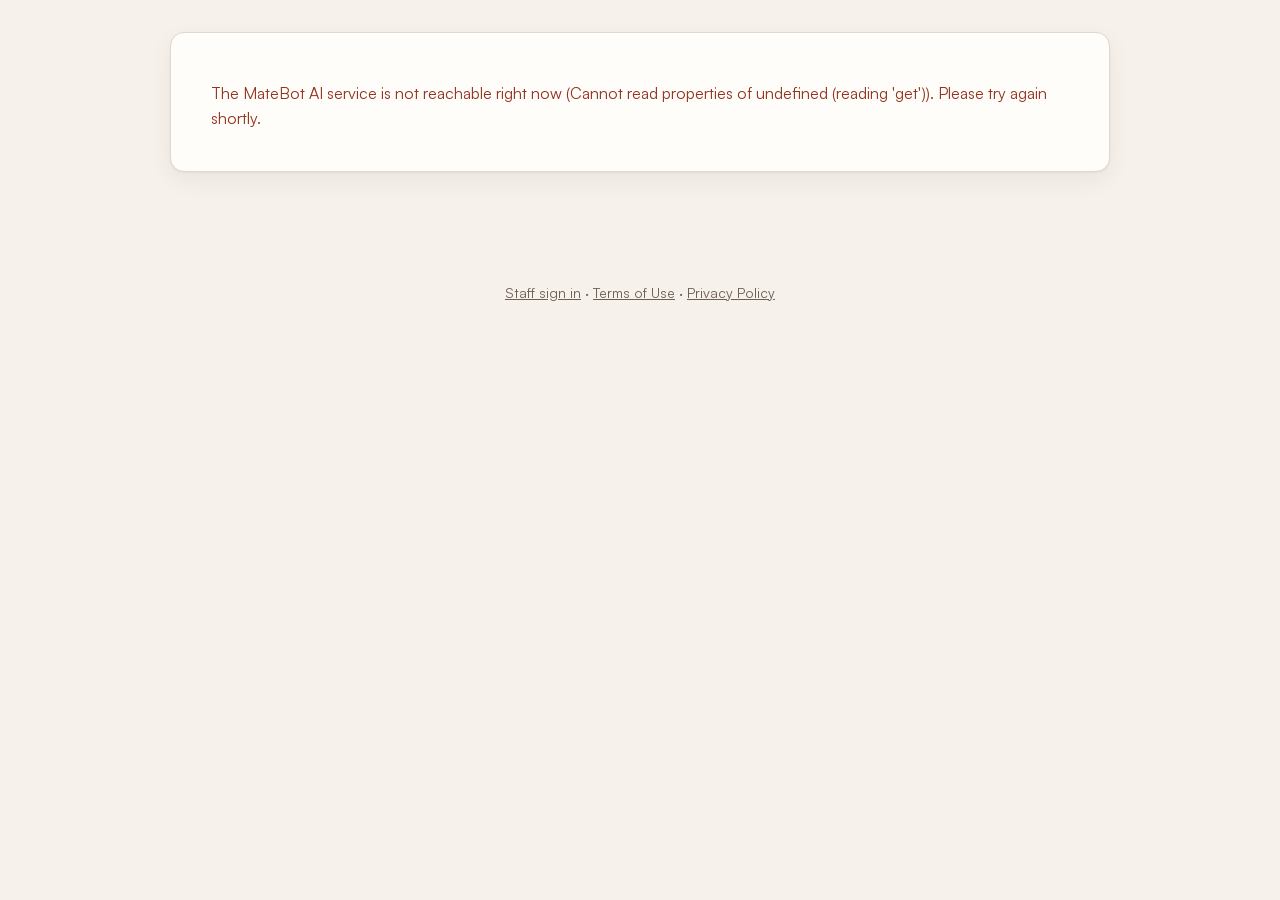
<file: mmai-app/client/index.html>
<!doctype html>
<html lang="en-AU">
<head>
<meta charset="utf-8">
<meta name="viewport" content="width=device-width, initial-scale=1">
<title>MateBot AI · Apartment Living Melbourne</title>
<meta name="description" content="MateBot AI is AI matchmaking software that finds compatible flatmates to share a whole apartment with Apartment Living Melbourne.">
<meta name="theme-color" content="#2b1d2e">
<!-- The sha256 hash below is the Perplexity preview helper the hosting proxy injects inline (scroll/screenshot/pick support); app code has no inline scripts.
     The Google hosts are for Google Tag Manager (gtm.js, public pages only); the same lists are in server/security.py csp(), and a page that gets both policies must satisfy both. -->
<meta http-equiv="Content-Security-Policy" content="default-src 'self'; script-src 'self' 'sha256-Qq/uoXbrEnjJ6L8KD8GicBffFCZgSQYA4VAEfHIXfGU=' https://www.googletagmanager.com; style-src 'self' 'unsafe-inline'; img-src 'self' data: blob: https://www.googletagmanager.com https://*.google-analytics.com https://*.g.doubleclick.net https://www.google.com https://www.google.com.au; font-src 'self'; connect-src 'self' https://www.googletagmanager.com https://*.google-analytics.com https://*.analytics.google.com https://*.g.doubleclick.net https://www.google.com; frame-src 'self' https://www.googletagmanager.com; form-action 'self'; base-uri 'self'; object-src 'none'">
<meta name="referrer" content="same-origin">
<meta name="mmai-api-base" content="__PORT_8060__">
<link rel="stylesheet" href="fonts/fonts.css">
<link rel="stylesheet" href="styles.css?v=20261123b">
</head>
<body>

<div class="topbar" id="topbar" hidden>
  <div class="topbar__inner">
    <span class="topbar__brand">Apartment Living Melbourne</span>
    <span class="topbar__tag">MateBot AI Stage 1 preview</span>
    <span id="topbarTest" class="topbar__tag topbar__tag--test" hidden>TEST DATA</span>
    <div class="topbar__right" id="topbarRight"></div>
  </div>
</div>

<!-- ============ PUBLIC VIEW: landing page, then the form (I20; channels I4 b & c) ============ -->
<div id="view-public" hidden>
  <span id="publicTest" class="testflag" hidden>TEST DATA</span>
  <!-- I20(a): the landing page shows only the brand line, the heading, the approved opening text (I13), MateBot's greeting and LET'S START -->
  <section class="landing" id="landing" aria-labelledby="landingTitle">
    <div class="landing__inner">
      <div class="landing__text">
        <p class="brand">Apartment Living Melbourne</p>
        <h1 id="landingTitle">Meet your perfect housemates.</h1>
        <div class="landing__copy">
          <p><strong>MateBot AI</strong> is Apartment Living Melbourne's AI-powered matchmaking program, built to find you housemates you'll genuinely click with. Tell us about you: your study or work, your dates, your budget, your lifestyle and the kind of people you'd love to live with.</p>
          <p>MateBot AI runs a deep compatibility analysis of your answers against everyone else moving to Melbourne at the same time, then puts together a highly compatible group. MateBot then hand-picks the fully furnished ALM apartments that best suit your group, close to where you'll be studying or working.</p>
          <p>When we've found your match, we introduce you to each other so you can chat, meet and move in together. It takes a couple of minutes.</p>
        </div>
      </div>
      <div class="landing__bot">
        <div class="landing__bubble" role="status">Hi, I'm MateBot. Let's find your people. I'll keep this quick.</div>
        <picture class="landing__art"><img class="landing__img landing__img--main" src="img/matebot_landing.webp?v=20261108e" alt="MateBot, the white robot with SI on his tummy and a red locator pin on his antenna, waving beside four young adults looking out of one shared futuristic window" width="931" height="791" loading="eager" decoding="async"></picture>
      </div>
      <div class="landing__cta">
        <button type="button" class="btn btn--start" id="startBtn">LET'S START</button>
      </div>
    </div>
  </section>
  <!-- I20(b): the form, its meter, "Save and finish later" and the six steps appear only after LET'S START -->
  <main class="wrap wrap--form main" id="publicFormHost" hidden></main>
  <footer class="foot wrap"><p><a href="#/staff" id="staffLink">Staff sign in</a> · <a href="/terms" target="_blank" rel="noopener">Terms of Use</a> · <a href="/privacy" target="_blank" rel="noopener">Privacy Policy</a></p></footer>
</div>

<!-- ============ STAFF VIEW ============ -->
<div id="view-staff" hidden>
  <div id="staffHost" class="wrap wrap--wide"></div>
  <footer class="foot wrap"><p><a href="/terms" target="_blank" rel="noopener">Terms of Use</a> · <a href="/privacy" target="_blank" rel="noopener">Privacy Policy</a></p></footer>
</div>

<!-- ============ FORM TEMPLATE (question set v0.6) ============ -->
<template id="tpl-form">
  <div class="form-root">
    <div class="form-banner" data-role="banner" hidden></div>
    <div class="meter" data-role="meter" hidden>
      <div class="meter__top"><span class="meter__label" data-role="meterLabel" aria-live="polite">You're 0% matched</span><button type="button" class="linklike meter__save" data-role="saveLater">Save and finish later</button></div>
      <div class="meter__bar" role="progressbar" aria-valuemin="0" aria-valuemax="100" aria-valuenow="0" data-role="meterBar"><span data-role="meterFill"></span></div>
    </div>
    <nav class="steps" aria-label="Form progress"><ol data-role="stepList"></ol></nav>
    <div class="tipwrap" data-role="tipWrap" hidden><img class="tip__bot" data-role="tipImg" alt="" width="72" height="108"><div class="tip__bubble" data-role="tipText"></div></div>
    <form data-role="form" novalidate>

      <!-- SECTION 1 -->
      <section class="card step" data-step="1" data-title="About you">
        <h2><span class="num">1</span>About you</h2>
        <div class="scr" data-scr="names" data-tip="wave|First things first: what do I call you? Answer a few simple questions and I'll find you the best housemates in Melbourne.">
        <div class="grid2">
          <div class="hp" aria-hidden="true"><label>Leave this field empty<input name="company_website" tabindex="-1" autocomplete="off" readonly></label></div>
          <div class="field" data-q="1.1"><label>First name<input name="first_name" required autocomplete="given-name" maxlength="80"></label></div>
          <div class="field" data-q="1.2"><label>Last name<input name="last_name" required autocomplete="family-name" maxlength="80"></label></div>
        </div>
        </div>
        <div class="scr" data-scr="contact" data-tip="phone|How can we reach you when I've found your match? The team uses this to introduce you to your group.">
        <div class="field" data-q="1.3"><label>Email<input name="email" type="email" required autocomplete="email"></label></div>
        <div class="field" data-q="1.4"><label>Mobile number</label>
          <div class="phone"><select name="phone_code" aria-label="Country code" required></select><input name="phone" type="tel" required autocomplete="tel-national" placeholder="Number"></div></div>
        <div class="field" data-q="1.5"><label>Best way to contact you
          <select name="contact_method" required><option value="">Select…</option><option>Email</option><option>Phone</option><option>WhatsApp</option><option>WeChat</option><option>Other</option></select></label></div>
        </div>
        <div class="scr" data-scr="countries" data-tip="globe|Where in the world are you from, and where are you now? Melbourne is full of people from everywhere.">
        <div class="grid2">
          <div class="field" data-q="1.8"><label>Country of birth<input name="birth_country_raw" required autocomplete="off" placeholder="Type your country"></label><p class="country-hint" data-role="hint-birth"></p></div>
          <div class="field" data-q="1.9"><label>Country you currently live in<input name="live_country_raw" required autocomplete="off" placeholder="Type your country"></label><p class="country-hint" data-role="hint-live"></p></div>
        </div>
        </div>
        <div class="scr" data-scr="aboutyou" data-tip="wave|This helps me form groups that respect people’s preferences about sex and age.">
        <p class="small muted" data-role="introPurpose">This helps me form groups that respect people’s preferences about sex and age.</p>
        <fieldset class="field" data-q="1.6"><legend>Sex <span class="hint-inline">(tick all that apply)</span></legend>
          <div class="chips" data-required-group="intro_sex">
            <label class="chip"><input type="checkbox" name="intro_sex" value="Female">Female</label>
            <label class="chip"><input type="checkbox" name="intro_sex" value="Male">Male</label>
            <label class="chip"><input type="checkbox" name="intro_sex" value="Non-binary">Non-binary</label>
            <label class="chip"><input type="checkbox" name="intro_sex" value="A different term (please specify)">A different term (please specify)</label>
          </div>
          <div class="reveal" data-show-when="intro_sex=A different term (please specify)"><label>Please specify<input name="intro_sex_other" maxlength="40" data-req-when="intro_sex=A different term (please specify)" autocomplete="off"></label></div>
        </fieldset>
        <div class="field field--age" data-q="1.7"><label>Current age<input name="intro_age" required type="number" inputmode="numeric" min="0" max="999" step="1" placeholder="Years" autocomplete="off"></label></div>
        </div>
        <div class="scr" data-scr="languages" data-tip="chat|Which languages do you speak? Shared languages make a home feel like home.">
        <fieldset class="field" data-q="1.10"><legend>Languages you speak <span class="hint-inline">(tick all that apply)</span></legend>
          <div class="chips" data-role="languages" data-required-group="languages"></div>
          <div class="reveal" data-show-when="languages=Other">
            <label>Other languages (select all that apply)
              <select name="languages_other" multiple data-req-when="languages=Other" style="height:120px">
                <option>Afrikaans</option>
                <option>Amharic</option>
                <option>Bengali</option>
                <option>Croatian</option>
                <option>Czech</option>
                <option>Farsi</option>
                <option>Hebrew</option>
                <option>Hungarian</option>
                <option>Polish</option>
                <option>Romanian</option>
                <option>Russian</option>
                <option>Serbian</option>
                <option>Somali</option>
                <option>Swahili</option>
                <option>Ukrainian</option>
                <option>Other (type below)</option>
              </select>
            </label>
            <div class="reveal" data-show-when="languages_other=Other (type below)"><label>Specify other language(s)<input name="languages_other_text" data-req-when="languages_other=Other (type below)" autocomplete="off"></label></div>
          </div>
        </fieldset>
        </div>

        <div class="scr" data-scr="sexpref" data-tip="wave|Who would you like to live with? This is a hard match — if you choose same sex only, I'll only put you with people of the same sex.">
        <div class="field" data-q="5.1"><label>Housemate sex preference
          <select name="sex_pref" required>
            <option value="">Select…</option>
            <option>Same sex only</option>
            <option>Mixed is fine</option>
            <option>No preference</option>
          </select></label>
          <p class="hint">“Same sex only” means every housemate in your group will be the same sex as you.</p>
        </div>
        </div>

        <div class="scr" data-scr="agepref" data-tip="wave|Any preferred age range for your housemates? This is a soft preference only.">
        <fieldset class="field" data-q="5.2"><legend>Preferred housemate age range <span class="hint-inline">(tick all that suit)</span></legend>
          <div class="chips" data-role="age_pref">
            <label class="chip"><input type="checkbox" name="age_pref" value="18–21">18–21</label>
            <label class="chip"><input type="checkbox" name="age_pref" value="22–25">22–25</label>
            <label class="chip"><input type="checkbox" name="age_pref" value="26–30">26–30</label>
            <label class="chip"><input type="checkbox" name="age_pref" value="31+">31+</label>
            <label class="chip"><input type="checkbox" name="age_pref" value="No preference">No preference</label>
          </div>
        </fieldset>
        </div>

        <div class="scr" data-scr="culture" data-tip="globe|Melbourne is one of the most multicultural cities in the world. While you’re here, would you like the chance to live with housemates from particular cultures, countries or language backgrounds so you can learn more about them?">
        <div class="field" data-q="5.4"><label>While you’re in Melbourne, are you interested in living with people from particular cultures or language backgrounds?
          <select name="culture_interest" required>
            <option value="">Select…</option>
            <option>I prefer to live with people from my own country or region</option>
            <option>I’m happy to live with anyone</option>
            <option>Yes — I’m interested in experiencing new cultures and languages</option>
          </select></label>
        </div>
        <div class="reveal" data-show-when="culture_interest=Yes — I’m interested in experiencing new cultures and languages">
          <p class="hint">Choose as many areas as you’d like to learn more about across the three lists.</p>
          <fieldset class="field"><legend>Languages I’m interested in</legend><div class="chips" data-role="culture_languages"></div></fieldset>
          <fieldset class="field"><legend>Regions I’m interested in</legend><div class="chips" data-role="culture_regions"></div></fieldset>
          <div class="field"><label>Countries I’m interested in
            <select data-role="culture_country_add" aria-label="Add a country"><option value="">Add a country…</option></select></label>
            <div class="chips chips--picked" data-role="culture_countries"></div>
          </div>
          <p class="hint" data-role="cultureCount" aria-live="polite"></p>
        </div>
        </div>
      </section>

      <!-- SECTION 2 -->
      <section class="card step" data-step="2" data-title="Your stay">
        <h2><span class="num">2</span>Your stay</h2>
        <div class="scr" data-scr="movein" data-tip="suitcase|When do you want to move in? Not sure of the day? Your best guess is fine, just tell me how flexible you are.">
        <div class="field" data-q="2.1"><label>City<select name="city" required><option>Melbourne</option></select></label><p class="hint">More cities coming soon.</p></div>
        <div class="grid2">
          <div class="field" data-q="2.2"><label>Preferred move-in date<input name="move_in" type="date" required></label></div>
          <div class="field" data-q="2.3"><label>How flexible is your move-in date?
            <select name="move_in_flex" required><option value="">Select…</option><option>Exact date</option><option>± 1 week</option><option>± 2 weeks</option><option>± 1 month</option></select></label></div>
        </div>
        </div>
        <div class="scr" data-scr="moveout" data-tip="run|And when will you head off? Lining up your dates with your housemates' dates is one of my best tricks.">
        <div class="grid2">
          <div class="field" data-q="2.4"><label>Preferred move-out date<input name="move_out" type="date" required></label></div>
          <div class="field" data-q="2.5"><label>How flexible is your move-out date?
            <select name="move_out_flex" required><option value="">Select…</option><option>Exact date</option><option>± 1 week</option><option>± 2 weeks</option><option>± 1 month</option><option>Open to extending</option></select></label></div>
        </div>
        <p class="stay-length" data-role="stayLength" aria-live="polite"></p>
        <p class="notice">Pets are not permitted in ALM apartments.</p>
        </div>
      </section>

      <!-- SECTION 3 -->
      <section class="card step" data-step="3" data-title="Budget and room">
        <h2><span class="num">3</span>Budget, apartment and room</h2>
        <div class="scr" data-scr="budget" data-tip="coins|Choose the most you can pay per week. I always look at cheaper options for you too.">
        <div class="field" data-q="3.1"><label>The most you can pay per week, per person<select name="budget_option" required></select></label>
          <p class="guide-note" data-role="guideNote" hidden></p>
          <p class="hint">All prices are per week, per person. Some apartments include bills; internet is never included.</p>
          <p class="hint">The option you choose is your weekly maximum per person. We consider cheaper options too. We compare an apartment's whole weekly rent, including any extra-bed charges, with everyone's maximums added together: up to 10% above that total for studios, one- and two-bedroom apartments, or up to 20% for three-bedroom apartments. These allowances apply to the whole rent, not separately to each person's share.</p></div>
        </div>
        <div class="scr" data-scr="sizes" data-tip="house|Studio, 1, 2 or 3 bedroom? Tick every size you'd be happy in. More ticks give me more ways to find your match.">
        <fieldset class="field" data-q="3.2"><legend>Which apartment sizes would you consider? <span class="hint-inline">(tick all that apply)</span></legend>
          <div class="chips" data-required-group="apt_sizes">
            <label class="chip"><input type="checkbox" name="apt_sizes" value="Studio">Studio</label>
            <label class="chip"><input type="checkbox" name="apt_sizes" value="1 bedroom">1 bedroom</label>
            <label class="chip"><input type="checkbox" name="apt_sizes" value="2 bedrooms">2 bedrooms</label>
            <label class="chip"><input type="checkbox" name="apt_sizes" value="3 bedrooms">3 bedrooms</label>
          </div></fieldset>
        </div>
        <div class="scr" data-scr="mates" data-tip="cheer|How many housemates would you like? One good mate or a full house, both work for me.">
        <div class="grid2">
          <div class="field" data-q="3.3"><label>Ideally, how many housemates would you like?
            <select name="mate_ideal" required><option value="">Select…</option><option>1</option><option>2</option><option>3</option><option>4</option><option>5</option><option>6</option></select></label></div>
          <div class="field" data-q="3.4"><label>What's the most housemates you'd accept?
            <select name="mate_max" required><option value="">Select…</option><option>1</option><option>2</option><option>3</option><option>4</option><option>5</option><option>6</option></select></label></div>
        </div>
        </div>
        <div class="scr" data-scr="rooms" data-tip="key|Your own room, or share and save? Tick everything you'd accept, then tell me your first choice.">
        <fieldset class="field" data-q="3.5"><legend>Which room arrangements would you accept? <span class="hint-inline">(you can choose more than one)</span></legend>
          <div class="options" data-required-group="rooms">
            <label class="opt"><input type="checkbox" name="rooms" value="Own room"><span><b>Own room</b><small>A bedroom to yourself</small></span></label>
            <label class="opt"><input type="checkbox" name="rooms" value="Share a room with one other person"><span><b>Share a room with one other person</b><small>Twin share</small></span></label>
            <label class="opt"><input type="checkbox" name="rooms" value="Share a room with two others"><span><b>Share a room with two others</b><small>Lowest cost option</small></span></label>
            <label class="opt"><input type="checkbox" name="rooms" value="Couple sharing one bed"><span><b>Couple sharing one bed</b><small>King, queen or double bed</small></span></label>
          </div></fieldset>
        <div class="field" data-q="3.7"><label>Which is your first choice?<select name="room_first" required><option value="">Tick at least one room arrangement above</option></select></label></div>
        </div>
        <div class="scr" data-scr="bunk" data-tip="bed|Top bunk, bottom bunk, or no bunk? Some people love them, some don't. Be honest, I won't judge.">
        <fieldset class="field" data-q="3.6" data-swipe="Top bunk, bottom bunk, or no bunk?|Yes=Yes, a bunk is fine|No=No bunk beds for me"><legend>Are you OK sleeping in a bunk bed?</legend>
          <div class="pills"><label class="pill"><input type="radio" name="bunk_ok" value="Yes" required>Yes</label><label class="pill"><input type="radio" name="bunk_ok" value="No">No</label></div></fieldset>
        </div>
        <div class="scr" data-scr="party" data-tip="jump|Flying solo, or bringing someone along? If you're coming with friends, I'll keep you together.">
        <fieldset class="field" data-q="3.8"><legend>Are you enquiring alone, as a couple sharing one bed, or with friends?</legend>
          <div class="pills">
            <label class="pill"><input type="radio" name="party" value="Alone" required>Alone</label>
            <label class="pill"><input type="radio" name="party" value="Couple sharing one bed">Couple sharing one bed</label>
            <label class="pill"><input type="radio" name="party" value="With friends">With friends</label>
          </div></fieldset>
        <div class="field reveal" data-q="3.9" data-show-when="party=Couple sharing one bed|With friends">
          <label>How many people in total, including you?
            <select name="party_size" data-req-when="party=With friends"><option value="">Select…</option><option>2</option><option>3</option><option>4</option><option>5</option><option>6</option><option>7</option></select></label>
          <p class="sublabel" data-role="partySizeNote" hidden></p>
          <p class="sublabel">The other people in your group. We need a name, email and country of birth for each person, so everyone can be matched properly. Your answers to the other questions (budget, dates, room and housemate preferences) apply to your whole group; we won't ask the others separately.</p>
          <div class="party-rows" data-role="partyRows"></div>
        </div>
        <fieldset class="field reveal" data-q="3.10" data-show-when="party=With friends"><legend>Is anyone in your group a couple who will share one bed?</legend>
          <p class="sublabel">Only you can tell us this. We never assume two people are a couple, even if they are enquiring together.</p>
          <div class="pills">
            <label class="pill"><input type="radio" name="couples_answer" value="No" data-req-when="party=With friends">No</label>
            <label class="pill"><input type="radio" name="couples_answer" value="Yes">Yes</label>
          </div>
          <div class="reveal couples" data-show-when="couples_answer=Yes">
            <p class="sublabel">Which two people? Pick each couple below (you and/or the people listed above). Add another row if there is more than one couple.</p>
            <div class="couple-rows" data-role="coupleRows"></div>
            <div class="actions"><button class="btn btn--ghost btn--sm" type="button" data-role="addCouple">Add another couple</button></div>
          </div>
        </fieldset>
        <div class="notice notice--rent">
          <b>How the rent works.</b> ALM leases each apartment as one whole lease, and everyone on the lease is jointly liable for the full weekly rent. How you divide it is up to your group: for example, you can agree among yourselves that whoever has a private bathroom or a bigger room pays a little more.
          As a guide, we show each person's share by room: weekly rent ÷ bedrooms = room cost. A person with their own room carries the full room cost, and people sharing a room split it
          (a $1,000 2-bedroom is $500 per room: $500 alone, or $250 each for two sharing). The $70 per week extra-bed charge is added to the room that holds the extra bed. Every bedroom must be occupied; groups are two to seven people.
        </div>
        </div>
        <div class="scr" data-scr="features" data-tip="house|Anything that would make a place feel like home? Tick what you'd particularly like. These are wishes, not filters: nothing is ruled out.">
        <fieldset class="field" data-q="3.11"><legend>Which apartment and building features would you particularly like? <span class="hint-inline">(optional, tick any)</span></legend>
          <p class="sublabel">Apartment</p>
          <div class="chips">
            <label class="chip"><input type="checkbox" name="features" value="Higher floor">Higher floor</label>
            <label class="chip"><input type="checkbox" name="features" value="Lower floor">Lower floor</label>
            <label class="chip"><input type="checkbox" name="features" value="Views">Views</label>
            <label class="chip"><input type="checkbox" name="features" value="Air conditioning">Air conditioning</label>
            <label class="chip"><input type="checkbox" name="features" value="Dishwasher">Dishwasher</label>
            <label class="chip"><input type="checkbox" name="features" value="Ensuite">Ensuite</label>
          </div>
          <p class="sublabel">Outdoor space</p>
          <div class="chips">
            <label class="chip"><input type="checkbox" name="features" value="Balcony">Balcony</label>
            <label class="chip"><input type="checkbox" name="features" value="Courtyard">Courtyard</label>
          </div>
          <p class="sublabel">Building facilities</p>
          <div class="chips">
            <label class="chip"><input type="checkbox" name="features" value="Pool">Pool</label>
            <label class="chip"><input type="checkbox" name="features" value="Gym">Gym</label>
            <label class="chip"><input type="checkbox" name="features" value="Sauna">Sauna</label>
            <label class="chip"><input type="checkbox" name="features" value="Theatre room">Theatre room</label>
            <label class="chip"><input type="checkbox" name="features" value="Residents lounge">Residents lounge</label>
            <label class="chip"><input type="checkbox" name="features" value="BBQ facilities">BBQ facilities</label>
            <label class="chip"><input type="checkbox" name="features" value="Tennis court">Tennis court</label>
            <label class="chip"><input type="checkbox" name="features" value="Concierge">Concierge</label>
            <label class="chip"><input type="checkbox" name="features" value="Lift access">Lift access</label>
          </div>
          <p class="sublabel">Parking/work facilities</p>
          <div class="chips">
            <label class="chip"><input type="checkbox" name="features" value="Car parking available (extra charge)">Car parking available (extra charge)</label>
            <label class="chip"><input type="checkbox" name="features" value="Bicycle storage">Bicycle storage</label>
            <label class="chip"><input type="checkbox" name="features" value="Study desk">Study desk</label>
          </div>
          <p class="hint">A wish list, not a promise: not every apartment or building has these, and I never rule a place out because of them.</p>
        </fieldset>
        <fieldset class="field reveal" data-q="3.12" data-show-when="features=*"><legend>Which three matter most to you? <span class="hint-inline">(optional, up to three)</span></legend>
          <div class="chips" data-role="featuresTop"></div>
          <p class="hint" data-role="featuresTopHint"></p>
        </fieldset>
        </div>
      </section>

      <!-- SECTION 4 -->
      <section class="card step" data-step="4" data-title="Study or work">
        <h2><span class="num">4</span>Study or work</h2>
        <div class="scr" data-scr="doing" data-tip="books|What brings you to Melbourne? Study, work or an adventure? I'll find apartments close to where you need to be.">
        <div class="field" data-q="4.1"><label>What will you be doing in Melbourne?
          <select name="doing" required><option value="">Select…</option><option>Studying</option><option>Working holiday</option><option>Working</option><option>Other</option></select></label></div>
        <div class="reveal" data-show-when="doing=Studying">
          <div class="field" data-q="4.2"><label>Where will you study?<select name="school" data-req-when="doing=Studying"></select></label>
            <p class="hint">We use your campus to find apartments close to it.</p>
            <div class="reveal" data-show-when="school=Other|English language school (enter name)"><label>Name of your school or college<input name="school_other" data-req-when="school=Other|English language school (enter name)"></label></div>
          </div>
          <div class="grid2">
            <div class="field" data-q="4.3"><label>Course name<input name="course"></label></div>
            <div class="field" data-q="4.3"><label>Level
              <select name="level"><option value="">Select…</option><option>English</option><option>Diploma</option><option>Bachelor</option><option>Master's</option><option>PhD</option><option>Exchange</option><option>Other</option></select></label></div>
            <div class="field" data-q="4.4"><label>Course start date<input name="course_start" type="date"></label></div>
            <div class="field" data-q="4.4"><label>Course end date<input name="course_end" type="date"></label></div>
          </div>
        </div>
        <div class="field reveal" data-q="4.5" data-show-when="doing=Working|Working holiday"><label>Where will you work?<input name="work" placeholder="Suburb or employer, or 'Not yet known'"></label></div>
        </div>
        <div class="scr" data-scr="areas" data-tip="map|Any favourite areas? These are optional. I use your campus, or your work address if you give it in full (street number, street, suburb and postcode), to check travel times for shortlisted apartments.">
        <fieldset class="field" data-q="4.6"><legend>Preferred areas <span class="hint-inline">(optional)</span></legend>
          <div class="chips">
            <label class="chip"><input type="checkbox" name="areas" value="Melbourne CBD">Melbourne CBD</label>
            <label class="chip"><input type="checkbox" name="areas" value="South Yarra">South Yarra</label>
            <label class="chip"><input type="checkbox" name="areas" value="No preference">No preference</label>
          </div></fieldset>
        <fieldset class="field" data-q="4.7"><legend>How would you get to campus or work? <span class="hint-inline">(optional)</span></legend>
          <div class="chips">
            <label class="chip"><input type="checkbox" name="travel_modes" value="Walk">Walk</label>
            <label class="chip"><input type="checkbox" name="travel_modes" value="Bicycle">Bicycle</label>
            <label class="chip"><input type="checkbox" name="travel_modes" value="Public transport">Public transport</label>
          </div></fieldset>
        <div class="field" data-q="4.7"><label>Maximum travel time to campus or work <span class="hint-inline">(optional)</span>
          <select name="travel"><option value="">Select…</option><option>5 minutes</option><option>15 minutes</option><option>30 minutes</option><option>45 minutes</option><option>60+ minutes</option></select></label></div>
        </div>
      </section>

      <!-- SECTION 5 -->
      <section class="card step" data-step="5" data-title="Ideal housemates">
        <h2><span class="num">5</span>Your ideal housemates</h2>
        <div class="scr" data-scr="smoke" data-tip="magnify|Do you smoke or vape? All our apartments are smoke-free inside, so it's balcony or courtyard only.">
        <fieldset class="field" data-q="5.5" data-swipe="Do you smoke or vape?|No=No, I don't|Yes, outside only (balcony or courtyard)=Yes, outside only"><legend>Do you smoke or vape?</legend>
          <div class="pills"><label class="pill"><input type="radio" name="smoke" value="No" required>No</label><label class="pill"><input type="radio" name="smoke" value="Yes, outside only (balcony or courtyard)">Yes, outside only (balcony or courtyard)</label></div>
          <p class="hint">All ALM apartments are non-smoking inside.</p></fieldset>
        </div>
        <div class="scr" data-scr="smokeok" data-tip="peek|And would a housemate who smokes outside bother you? Swipe to tell me.">
        <fieldset class="field" data-q="5.6" data-swipe="A housemate who smokes or vapes outside?|Yes=Fine by me|No=Rather not"><legend>Are you OK living with someone who smokes or vapes outside?</legend>
          <div class="pills"><label class="pill"><input type="radio" name="smoke_ok" value="Yes" required>Yes</label><label class="pill"><input type="radio" name="smoke_ok" value="No">No</label></div></fieldset>
        </div>
        <div class="scr" data-scr="routine" data-tip="moon|Early bird or night owl? Swipe! Matching rhythms means fewer 6 am alarm clashes.">
        <div class="grid2 grid2--cards">
          <div class="field" data-q="5.7" data-swipe="Early bird or night owl?|Early riser=Early bird|Night owl=Night owl|Varies=It varies"><label>Your daily routine<select name="routine"><option value="">Select…</option><option>Early riser</option><option>Night owl</option><option>Varies</option></select></label></div>
        </div>
        </div>
        <div class="scr" data-scr="tidy" data-tip="broom|Spotless or relaxed? There's no right answer, only the right housemates for you.">
        <div class="grid2 grid2--cards">
          <div class="field" data-q="5.8" data-swipe="Spotless or relaxed?|Very tidy=Very tidy|Relaxed=Relaxed|Average=Somewhere in between"><label>How tidy are you?<select name="tidy"><option value="">Select…</option><option>Very tidy</option><option>Average</option><option>Relaxed</option></select></label></div>
        </div>
        </div>
        <div class="scr" data-scr="social" data-tip="music|Quiet nights in, or a home full of friends? Swipe to show me your style.">
        <div class="grid2 grid2--cards">
          <div class="field" data-q="5.9" data-swipe="Quiet night in, or a home full of people?|Quiet and private=Quiet and private|Very social=Very social|Friendly but independent=Friendly but independent"><label>Social style at home<select name="social"><option value="">Select…</option><option>Quiet and private</option><option>Friendly but independent</option><option>Very social</option></select></label></div>
        </div>
        </div>
        <div class="scr" data-scr="guests" data-tip="coffee|Guests and parties: often, sometimes or rarely? Honest answers make the best matches.">
        <div class="grid2 grid2--cards">
          <div class="field" data-q="5.10" data-swipe="Guests and parties at home?|Rarely=Rarely|Often=Often|Sometimes=Sometimes"><label>Guests and parties<select name="guests"><option value="">Select…</option><option>Rarely</option><option>Sometimes</option><option>Often</option></select></label></div>
        </div>
        </div>
        <div class="scr" data-scr="diet" data-tip="cooking|Anything I should know about your kitchen? Sharing a fridge is easier when I know this.">
        <div class="grid2">
          <div class="field" data-q="5.11"><label>Diet or kitchen needs<select name="diet"><option value="">Select…</option><option>None</option><option>Vegetarian</option><option>Vegan</option><option>Halal</option><option>Kosher</option><option>Other</option></select></label></div>
        </div>
        </div>
        <div class="scr" data-scr="intro" data-tip="laptop|Nearly there! A short hello helps your future housemates get to know you when we introduce the group. It is not used to pick your housemates.">
        <div class="field" data-q="5.12"><label>Anything else we should know? <span class="hint-inline">(optional)</span><textarea name="else_text" rows="2"></textarea></label></div>
        <div class="field" data-q="5.13"><label>A short introduction about yourself for your future housemates <span class="hint-inline">(optional)</span>
          <textarea name="intro" rows="3" maxlength="400" placeholder="e.g. Hi, I'm Anna from Stockholm, starting a Master's at Melbourne Uni in February. I love cooking, running along the Yarra and weekend trips."></textarea></label><p class="hint"><span data-role="introCount">0</span>/400</p></div>
        </div>
      </section>

      <!-- SECTION 6 -->
      <section class="card step" data-step="6" data-title="Consent">
        <h2><span class="num">6</span>Almost done</h2>
        <div class="scr" data-scr="source" data-tip="star|Almost done! How did you find us? It helps the team know where to say hello.">
        <div class="field" data-q="6.1"><label>How did you hear about us?
          <select name="source" required><option value="">Select…</option><option>Facebook</option><option>Instagram</option><option>Google</option><option>TikTok</option><option>YouTube</option><option>Snapchat</option><option>Reddit</option><option>Flatmates</option><option>Realestate.com</option><option>Education agent</option><option>Education Expo</option><option>Hostel</option><option>Friend or referral</option><option>ALM website</option><option>Other</option></select></label></div>
        </div>
        <div class="scr scr--plain" data-scr="consent" data-tip="thumbsup|Last step. Tick the boxes and I'll get straight to work finding your best housemates.">
        <div class="consents">
          <label class="consent" data-q="6.2"><input type="checkbox" name="consent_store" required><span>I agree that Apartment Living Melbourne may store my details to match me with housemates.</span></label>
          <label class="consent" data-q="6.3"><input type="checkbox" name="consent_share" required><span>I agree that ALM may share my name, contact details and introduction with the people in my proposed group.</span></label>
          <label class="consent" data-q="6.4"><input type="checkbox" name="adults_confirm" required><span>I confirm that everyone included in this enquiry, including me, will be 18 or older on the move-in date. If that is not the case, please contact the ALM team instead of continuing.</span></label>
          <p class="hint" data-role="adultsRenew" hidden>You changed your details, your move-in date or your group, so please confirm this again for the new answers.</p>
          <label class="consent" data-q="6.6"><input type="checkbox" name="consent_marketing"><span>Send me ALM offers and updates. <em class="opt-tag">Optional</em></span></label>
        </div>
        </div>
        <!-- I19(k): card mode only. Every answer in plain language, grouped by section, each with a Change link. Holds no inputs, so
             nothing here is submitted; the staff form (plain section layout, I19(l)) never shows it. -->
        <div class="scr scr--plain scr--review card-only" data-scr="review" data-tip="clipboard|Here is everything you told me. Have a quick look, change anything you like, then send it over and I'll get to work.">
          <div class="review" data-role="review" aria-live="polite">
            <h3 class="review__title">Check your answers</h3>
            <p class="review__intro">Tap <b>Change</b> beside an answer to edit it, then <b>Back to check your answers</b> to continue reviewing. When everything looks right, tap <b>Submit</b>.</p>
            <div class="review__groups" data-role="reviewGroups"></div>
          </div>
        </div>
      </section>

      <!-- SECTION 7: STAFF (only rendered in staff mode) -->
      <section class="card step staff-step" data-step="7" data-title="Staff only" hidden>
        <h2><span class="num">7</span>Staff only</h2>
        <p class="hint">Visible to ALM staff only. Never shown to enquirers.</p>
        <div class="grid2">
          <div class="field" data-q="7.1"><label>Enquiry channel<input name="channel" value="Phone" readonly></label></div>
          <div class="field" data-q="7.2"><label>Campaign<input name="campaign"></label></div>
          <div class="field" data-q="7.3"><label>Staff member<select name="staff_member" data-role="staffMember"></select></label></div>
          <div class="field" data-q="7.4"><label>Enquiry date<input name="enq_date" readonly></label></div>
        </div>
        <div class="field" data-q="7.6"><label>Staff notes<textarea name="staff_notes" rows="3"></textarea></label></div>
        <label class="consent"><input type="checkbox" name="is_test"><span>Mark this as a TEST enquiry (synthetic data, excluded from real matching)</span></label>
      </section>

      <!-- SECTION 8: STAFF SUMMARY (I19(m)/I19(p); staff mode only). The shared review block above is moved in here by form.js
           in staff mode, so the grouped answers and Change links are the same code as the public summary. Holds no inputs. -->
      <section class="card step staff-step staff-review" data-step="8" data-title="Check the answers" hidden>
        <h2><span class="num">8</span>Check the answers</h2>
        <div data-role="staffReviewHost"></div>
        <div class="review__email card--inset" data-role="emailAction">
          <h3>Email completed form</h3>
          <p>Prepare a copy of the completed answers for the enquirer. This first saves the enquiry, then opens an email preview. You review it and send it from your email app.</p>
          <button type="button" class="btn btn--ghost" data-role="emailForm">Email completed form</button>
        </div>
      </section>

      <div class="nav" data-role="nav">
        <!-- I19(m): when an answer is being changed from the summary, this green button is the first navigation action and
             returns straight to "Check your answers" (after the screen is validated, like Next). Hidden everywhere else. -->
        <button type="button" class="btn btn--return" data-role="toReview" hidden>Back to check your answers</button>
        <button type="button" class="btn btn--ghost" data-role="back">Back</button>
        <p class="nav__count" data-role="stepCount"></p>
        <button type="button" class="btn" data-role="next">Next</button>
      </div>
      <p class="msg err" data-role="submitError" hidden></p>
    </form>

    <section class="card done" data-role="done" hidden tabindex="-1">
      <div class="match" data-role="matchArt">
        <picture><source srcset="img/matebot_main.webp?v=20261108e" type="image/webp"><img src="img/matebot_main.png?v=20261108e" alt="MateBot, the white robot with SI on his tummy and a red locator pin on his antenna, waving beside four young adults looking out of one shared futuristic window" width="931" height="791" loading="lazy" decoding="async"></picture>
      </div>
      <p class="done__kicker" data-role="doneKicker">It's a match!</p>
      <h2 data-role="doneTitle">Thank you, <span data-role="doneName"></span>.</h2>
      <p data-role="doneBody">MateBot AI is now analysing your profile against everyone moving to Melbourne around <b data-role="doneDate"></b>. When we've found a highly compatible group and an apartment that suits you all, our team will be in touch to introduce you.</p>
      <p class="hint" data-role="doneRef"></p>
      <ol class="timeline" data-role="timeline">
        <li><b>We match you</b><span>MateBot AI compares your answers with everyone moving to Melbourne around your dates.</span></li>
        <li><b>We introduce your group</b><span>Our team gets in touch and introduces you to your proposed housemates, with an apartment that suits you all.</span></li>
        <li><b>You move in</b><span>Chat, meet and move into your fully furnished apartment together.</span></li>
      </ol>
      <div class="mate card--inset" data-role="mateBox" hidden>
        <h3>Bring a mate</h3>
        <p>Know someone who should live with you? Send them this link. They fill in their own form and MateBot AI keeps you in the same group. <span data-role="mateLimit"></span></p>
        <div class="share">
          <input class="share__link" data-role="mateLink" readonly aria-label="Your Bring a mate link">
          <button type="button" class="btn btn--sm" data-role="copyMate">Copy link</button>
          <a class="btn btn--ghost btn--sm" data-role="shareMate" href="#" target="_blank" rel="noopener">Share</a>
        </div>
        <p class="hint" data-role="mateCopied" aria-live="polite"></p>
      </div>
      <!-- I19(p): staff only. Prepares (never sends) an email copy of the SAVED enquiry for the enquirer. Plain text only. -->
      <div class="emailbox card--inset" data-role="emailBox" hidden tabindex="-1">
        <h3>Email completed form</h3>
        <p>A copy of the saved answers for the enquirer's records. <b>Open email app</b> opens a new message in your email app addressed to them; nothing is sent until you press Send there. If your email app shows a shortened message, use <b>Copy email</b> and paste the full text in.</p>
        <dl class="emailbox__meta">
          <dt>To</dt><dd data-role="emailTo"></dd>
          <dt>Subject</dt><dd data-role="emailSubject"></dd>
        </dl>
        <textarea class="emailbox__body" data-role="emailBody" readonly rows="18" aria-label="Email message"></textarea>
        <div class="actions">
          <a class="btn btn--sm" data-role="emailOpen" href="#" target="_blank" rel="noopener noreferrer">Open email app</a>
          <button type="button" class="btn btn--ghost btn--sm" data-role="emailCopy">Copy email</button>
          <button type="button" class="btn btn--ghost btn--sm" data-role="emailClose">Close</button>
        </div>
        <p class="hint" data-role="emailCopied" aria-live="polite"></p>
      </div>
      <p class="msg err" data-role="emailError" hidden></p>
      <div class="actions"><button type="button" class="btn btn--ghost" data-role="emailFormDone" hidden>Email completed form</button><button type="button" class="btn btn--ghost" data-role="restart">Start again</button></div>
    </section>
    <div class="savebox card" data-role="saveBox" hidden tabindex="-1">
      <h3>Saved. Finish whenever you like.</h3>
      <p>Your answers so far are saved. Come back with this link to carry on where you left off. We keep saved forms for up to 12 months.</p>
      <div class="share">
        <input class="share__link" data-role="saveLink" readonly aria-label="Your link to finish later">
        <button type="button" class="btn btn--sm" data-role="copySave">Copy link</button>
        <a class="btn btn--ghost btn--sm" data-role="emailSave" href="#">Email it to me</a>
      </div>
      <p class="hint" data-role="saveCopied" aria-live="polite"></p>
      <div class="actions"><button type="button" class="btn btn--ghost btn--sm" data-role="saveClose">Keep going</button></div>
    </div>
  </div>
</template>

<script src="tracking.js?v=20261125a"></script>
<script src="gtm.js?v=20261125a"></script>
<script src="api.js?v=20261108e"></script>
<script src="form.js?v=20261125a"></script>
<script src="respond.js?v=20261109y"></script>
<script src="staff-exceptions.js?v=20261111b"></script>
<script src="staff.js?v=20261125a"></script>
<script src="app.js?v=20261125a"></script>
</body>
</html>
</file>
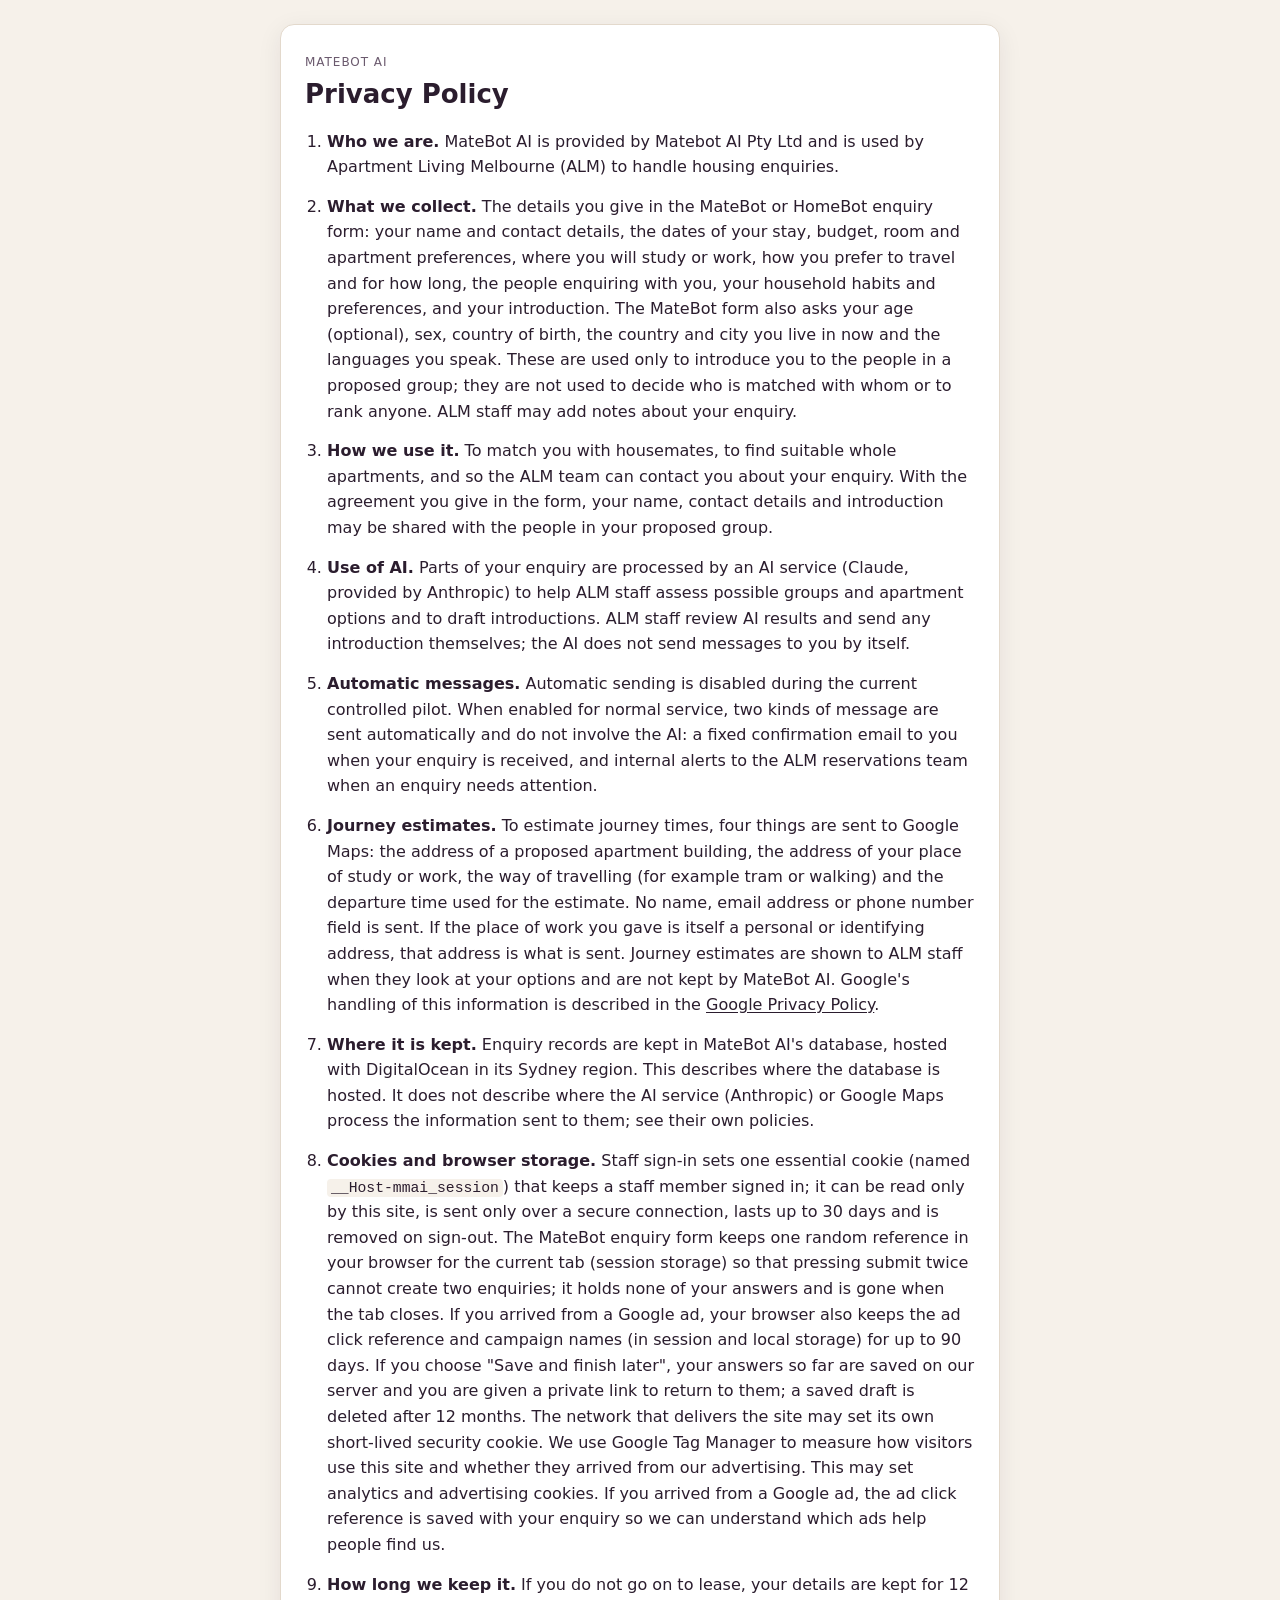
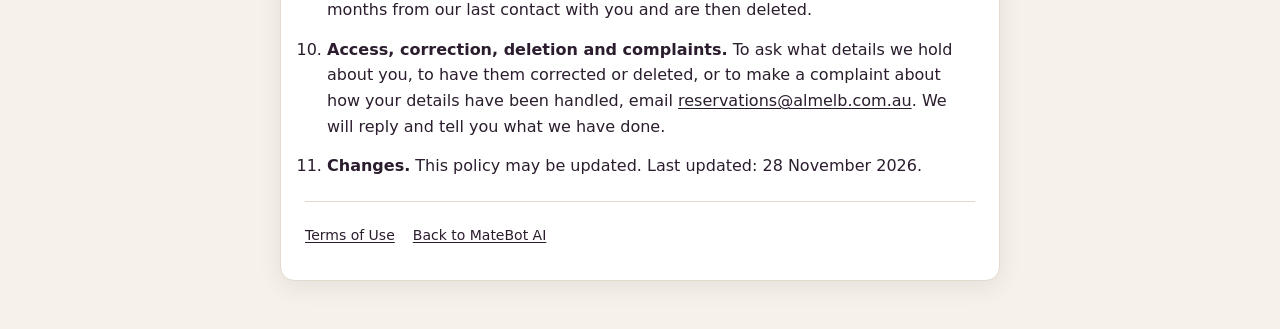
<file: mmai-app/server/legal/privacy.html>
<!doctype html>
<html lang="en-AU">
<head>
<meta charset="utf-8">
<meta name="viewport" content="width=device-width, initial-scale=1">
<meta name="robots" content="noindex, nofollow">
<meta name="referrer" content="same-origin">
<meta name="theme-color" content="#2b1d2e">
<title>Privacy Policy · MateBot AI</title>
<style>
*, *::before, *::after { box-sizing: border-box; }
html { -webkit-text-size-adjust: 100%; }
body { margin: 0; padding: 24px 16px 48px; background: #f6f1ea; color: #2b1d2e; font: 16px/1.6 system-ui, -apple-system, "Segoe UI", Roboto, "Helvetica Neue", Arial, sans-serif; }
main { max-width: 720px; margin: 0 auto; background: #ffffff; border: 1px solid #e3d9cc; border-radius: 14px; padding: 28px 24px; box-shadow: 0 6px 24px rgba(43, 29, 46, 0.08); }
.brand { margin: 0 0 6px; font-size: 12px; letter-spacing: 0.08em; text-transform: uppercase; color: #6b5a6e; }
h1 { margin: 0 0 18px; font-size: 26px; line-height: 1.25; }
ol { margin: 0; padding-left: 22px; }
li { margin: 0 0 14px; overflow-wrap: anywhere; }
a { color: #2b1d2e; text-decoration: underline; text-underline-offset: 2px; }
a:hover { color: #7a3e12; }
a:focus-visible { outline: 3px solid #e2702a; outline-offset: 2px; }
code { font: 0.92em ui-monospace, SFMono-Regular, Menlo, Consolas, monospace; background: #f6f1ea; padding: 1px 4px; border-radius: 4px; }
nav { margin: 22px 0 0; padding-top: 16px; border-top: 1px solid #e3d9cc; font-size: 14px; }
nav a { display: inline-block; margin-right: 18px; padding: 6px 0; }
</style>
</head>
<body>
<main>
  <p class="brand">MateBot AI</p>
  <h1>Privacy Policy</h1>
  <ol>
    <li><strong>Who we are.</strong> MateBot AI is provided by Matebot AI Pty Ltd and is used by Apartment Living Melbourne (ALM) to handle housing enquiries.</li>
    <li><strong>What we collect.</strong> The details you give in the MateBot or HomeBot enquiry form: your name and contact details, the dates of your stay, budget, room and apartment preferences, where you will study or work, how you prefer to travel and for how long, the people enquiring with you, your household habits and preferences, and your introduction. The MateBot form also asks your age (optional), sex, country of birth, the country and city you live in now and the languages you speak. These are used only to introduce you to the people in a proposed group; they are not used to decide who is matched with whom or to rank anyone. ALM staff may add notes about your enquiry.</li>
    <li><strong>How we use it.</strong> To match you with housemates, to find suitable whole apartments, and so the ALM team can contact you about your enquiry. With the agreement you give in the form, your name, contact details and introduction may be shared with the people in your proposed group.</li>
    <li><strong>Use of AI.</strong> Parts of your enquiry are processed by an AI service (Claude, provided by Anthropic) to help ALM staff assess possible groups and apartment options and to draft introductions. ALM staff review AI results and send any introduction themselves; the AI does not send messages to you by itself.</li>
    <li><strong>Automatic messages.</strong> Automatic sending is disabled during the current controlled pilot. When enabled for normal service, two kinds of message are sent automatically and do not involve the AI: a fixed confirmation email to you when your enquiry is received, and internal alerts to the ALM reservations team when an enquiry needs attention.</li>
    <li><strong>Journey estimates.</strong> To estimate journey times, four things are sent to Google Maps: the address of a proposed apartment building, the address of your place of study or work, the way of travelling (for example tram or walking) and the departure time used for the estimate. No name, email address or phone number field is sent. If the place of work you gave is itself a personal or identifying address, that address is what is sent. Journey estimates are shown to ALM staff when they look at your options and are not kept by MateBot AI. Google's handling of this information is described in the <a href="https://policies.google.com/privacy" rel="noopener noreferrer">Google Privacy Policy</a>.</li>
    <li><strong>Where it is kept.</strong> Enquiry records are kept in MateBot AI's database, hosted with DigitalOcean in its Sydney region. This describes where the database is hosted. It does not describe where the AI service (Anthropic) or Google Maps process the information sent to them; see their own policies.</li>
    <li><strong>Cookies and browser storage.</strong> Staff sign-in sets one essential cookie (named <code>__Host-mmai_session</code>) that keeps a staff member signed in; it can be read only by this site, is sent only over a secure connection, lasts up to 30 days and is removed on sign-out. The MateBot enquiry form keeps one random reference in your browser for the current tab (session storage) so that pressing submit twice cannot create two enquiries; it holds none of your answers and is gone when the tab closes. If you arrived from a Google ad, your browser also keeps the ad click reference and campaign names (in session and local storage) for up to 90 days. If you choose "Save and finish later", your answers so far are saved on our server and you are given a private link to return to them; a saved draft is deleted after 12 months. The network that delivers the site may set its own short-lived security cookie. We use Google Tag Manager to measure how visitors use this site and whether they arrived from our advertising. This may set analytics and advertising cookies. If you arrived from a Google ad, the ad click reference is saved with your enquiry so we can understand which ads help people find us.</li>
    <li><strong>How long we keep it.</strong> If you do not go on to lease, your details are kept for 12 months from our last contact with you and are then deleted.</li>
    <li><strong>Access, correction, deletion and complaints.</strong> To ask what details we hold about you, to have them corrected or deleted, or to make a complaint about how your details have been handled, email <!--email_off--><a href="mailto:reservations@almelb.com.au">reservations@almelb.com.au</a><!--/email_off-->. We will reply and tell you what we have done.</li>
    <li><strong>Changes.</strong> This policy may be updated. Last updated: 28 November 2026.</li>
  </ol>
  <nav aria-label="Related pages"><a href="/terms">Terms of Use</a><a href="/">Back to MateBot AI</a></nav>
</main>
</body>
</html>
</file>
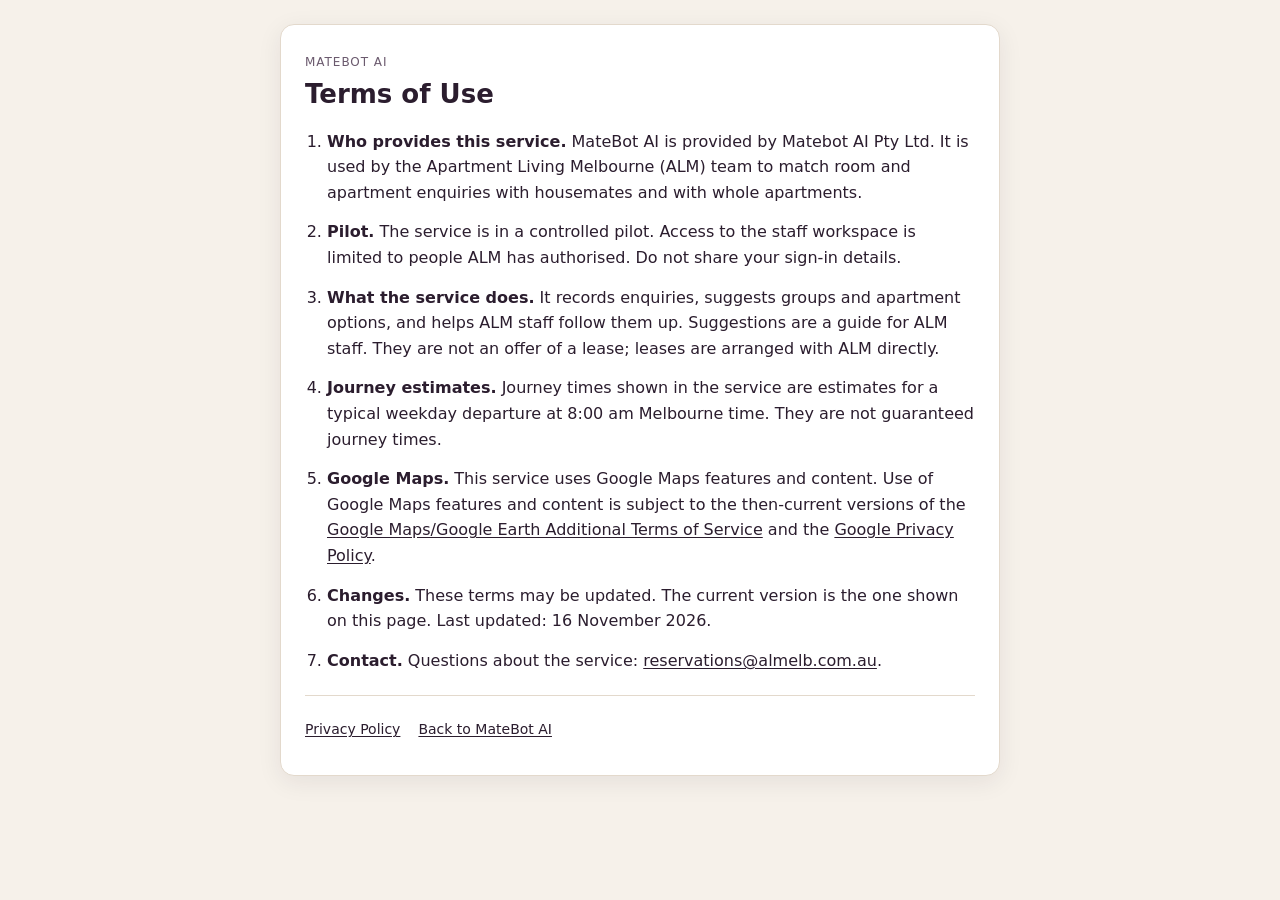
<file: mmai-app/server/legal/terms.html>
<!doctype html>
<html lang="en-AU">
<head>
<meta charset="utf-8">
<meta name="viewport" content="width=device-width, initial-scale=1">
<meta name="robots" content="noindex, nofollow">
<meta name="referrer" content="same-origin">
<meta name="theme-color" content="#2b1d2e">
<title>Terms of Use · MateBot AI</title>
<style>
*, *::before, *::after { box-sizing: border-box; }
html { -webkit-text-size-adjust: 100%; }
body { margin: 0; padding: 24px 16px 48px; background: #f6f1ea; color: #2b1d2e; font: 16px/1.6 system-ui, -apple-system, "Segoe UI", Roboto, "Helvetica Neue", Arial, sans-serif; }
main { max-width: 720px; margin: 0 auto; background: #ffffff; border: 1px solid #e3d9cc; border-radius: 14px; padding: 28px 24px; box-shadow: 0 6px 24px rgba(43, 29, 46, 0.08); }
.brand { margin: 0 0 6px; font-size: 12px; letter-spacing: 0.08em; text-transform: uppercase; color: #6b5a6e; }
h1 { margin: 0 0 18px; font-size: 26px; line-height: 1.25; }
ol { margin: 0; padding-left: 22px; }
li { margin: 0 0 14px; overflow-wrap: anywhere; }
a { color: #2b1d2e; text-decoration: underline; text-underline-offset: 2px; }
a:hover { color: #7a3e12; }
a:focus-visible { outline: 3px solid #e2702a; outline-offset: 2px; }
code { font: 0.92em ui-monospace, SFMono-Regular, Menlo, Consolas, monospace; background: #f6f1ea; padding: 1px 4px; border-radius: 4px; }
nav { margin: 22px 0 0; padding-top: 16px; border-top: 1px solid #e3d9cc; font-size: 14px; }
nav a { display: inline-block; margin-right: 18px; padding: 6px 0; }
</style>
</head>
<body>
<main>
  <p class="brand">MateBot AI</p>
  <h1>Terms of Use</h1>
  <ol>
    <li><strong>Who provides this service.</strong> MateBot AI is provided by Matebot AI Pty Ltd. It is used by the Apartment Living Melbourne (ALM) team to match room and apartment enquiries with housemates and with whole apartments.</li>
    <li><strong>Pilot.</strong> The service is in a controlled pilot. Access to the staff workspace is limited to people ALM has authorised. Do not share your sign-in details.</li>
    <li><strong>What the service does.</strong> It records enquiries, suggests groups and apartment options, and helps ALM staff follow them up. Suggestions are a guide for ALM staff. They are not an offer of a lease; leases are arranged with ALM directly.</li>
    <li><strong>Journey estimates.</strong> Journey times shown in the service are estimates for a typical weekday departure at 8:00 am Melbourne time. They are not guaranteed journey times.</li>
    <li><strong>Google Maps.</strong> This service uses Google Maps features and content. Use of Google Maps features and content is subject to the then-current versions of the <a href="https://maps.google.com/help/terms_maps/" rel="noopener noreferrer">Google Maps/Google Earth Additional Terms of Service</a> and the <a href="https://policies.google.com/privacy" rel="noopener noreferrer">Google Privacy Policy</a>.</li>
    <li><strong>Changes.</strong> These terms may be updated. The current version is the one shown on this page. Last updated: 16 November 2026.</li>
    <li><strong>Contact.</strong> Questions about the service: <!--email_off--><a href="mailto:reservations@almelb.com.au">reservations@almelb.com.au</a><!--/email_off-->.</li>
  </ol>
  <nav aria-label="Related pages"><a href="/privacy">Privacy Policy</a><a href="/">Back to MateBot AI</a></nav>
</main>
</body>
</html>
</file>
<file: mmai-app/client/fonts/fonts.css>
/* Self-hosted Fontshare fonts (Cabinet Grotesk 500/700/800, Satoshi 400/500/700) - ITF Free Font License. */
/* Served from this origin so no visitor data goes to a third-party CDN (security review L2). */
@font-face {
  font-family: 'Cabinet Grotesk';
  src: url('cabinet-grotesk-500.woff2') format('woff2');
  font-weight: 500;
  font-display: swap;
  font-style: normal;
}
@font-face {
  font-family: 'Cabinet Grotesk';
  src: url('cabinet-grotesk-700.woff2') format('woff2');
  font-weight: 700;
  font-display: swap;
  font-style: normal;
}
@font-face {
  font-family: 'Cabinet Grotesk';
  src: url('cabinet-grotesk-800.woff2') format('woff2');
  font-weight: 800;
  font-display: swap;
  font-style: normal;
}
@font-face {
  font-family: 'Satoshi';
  src: url('satoshi-400.woff2') format('woff2');
  font-weight: 400;
  font-display: swap;
  font-style: normal;
}
@font-face {
  font-family: 'Satoshi';
  src: url('satoshi-500.woff2') format('woff2');
  font-weight: 500;
  font-display: swap;
  font-style: normal;
}
@font-face {
  font-family: 'Satoshi';
  src: url('satoshi-700.woff2') format('woff2');
  font-weight: 700;
  font-display: swap;
  font-style: normal;
}
</file>
<file: mmai-app/client/styles.css>
[hidden] { display: none !important; }
:root {
  --text-xs: clamp(0.75rem, 0.7rem + 0.25vw, 0.875rem);
  --text-sm: clamp(0.875rem, 0.8rem + 0.35vw, 1rem);
  --text-base: clamp(1rem, 0.95rem + 0.25vw, 1.125rem);
  --text-lg: clamp(1.125rem, 1rem + 0.75vw, 1.5rem);
  --text-2xl: clamp(2rem, 1.2rem + 2.5vw, 3.5rem);

  --space-1: .25rem; --space-2: .5rem; --space-3: .75rem; --space-4: 1rem; --space-5: 1.25rem;
  --space-6: 1.5rem; --space-8: 2rem; --space-10: 2.5rem; --space-12: 3rem; --space-16: 4rem;

  --bg: #f6f1ea;
  --surface: #fffdf9;
  --surface-2: #f1e9df;
  --border: #e2d7ca;
  --border-strong: #c9b9a6;
  --text: #2a1f1a;
  --muted: #6e5f55;
  --accent: #b5452e;
  --accent-hover: #933520;
  --accent-soft: #f6dfd6;
  --ink: #2b1d2e;
  --ok: #2f6b4f;
  --radius: 14px;
  --radius-sm: 10px;
  --font-display: 'Cabinet Grotesk', 'Satoshi', system-ui, sans-serif;
  --font-body: 'Satoshi', system-ui, -apple-system, 'Segoe UI', sans-serif;
  --shadow: 0 1px 2px rgba(42,31,26,.05), 0 8px 24px rgba(42,31,26,.06);
}

*, *::before, *::after { box-sizing: border-box; }
html { -webkit-text-size-adjust: 100%; }
body { margin: 0; background: var(--bg); color: var(--text); font-family: var(--font-body); font-size: var(--text-base); line-height: 1.55; }
.wrap { width: min(760px, 100% - 2 * var(--space-5)); margin-inline: auto; }
.wrap--wide { width: min(1240px, 100% - 2 * var(--space-5)); }

/* Brand line (landing page) */
.brand { margin: 0 0 var(--space-3); font-size: var(--text-xs); text-transform: uppercase; letter-spacing: .14em; font-weight: 700; color: var(--accent); }

/* Steps */
.main { padding-bottom: var(--space-16); }
.steps ol { list-style: none; margin: 0 0 var(--space-5); padding: 0; display: flex; gap: var(--space-2); overflow-x: auto; scrollbar-width: none; }
.steps li { flex: 1 0 auto; }
.steps button { width: 100%; background: transparent; border: 0; border-top: 3px solid var(--border); padding: var(--space-2) var(--space-1) var(--space-2); min-height: 44px; text-align: left; font: inherit; font-size: var(--text-xs); color: var(--muted); cursor: pointer; white-space: nowrap; }
.steps button[aria-current="step"] { border-color: var(--accent); color: var(--text); font-weight: 700; }
.steps button.is-done { border-color: var(--ok); }
.steps button:disabled { cursor: default; opacity: .6; }

/* Cards */
.card { background: var(--surface); border: 1px solid var(--border); border-radius: var(--radius); padding: clamp(var(--space-5), 4vw, var(--space-10)); box-shadow: var(--shadow); }
.step { display: none; }
.step.is-active { display: block; }
.card h2 { font-family: var(--font-display); font-size: var(--text-lg); font-weight: 700; margin: 0 0 var(--space-6); display: flex; align-items: center; gap: var(--space-3); color: var(--ink); }
.num { display: inline-grid; place-items: center; width: 30px; height: 30px; border-radius: 50%; background: var(--accent-soft); color: var(--accent); font-size: var(--text-sm); }

/* Fields */
.field { border: 0; margin: 0 0 var(--space-6); padding: 0; min-width: 0; position: relative; }
.grid2 { display: grid; grid-template-columns: 1fr 1fr; gap: 0 var(--space-5); }
@media (max-width: 560px) { .grid2 { grid-template-columns: 1fr; } }
label, legend { display: block; font-weight: 700; font-size: var(--text-sm); margin-bottom: var(--space-2); color: var(--text); padding: 0; }
.hint-inline { font-weight: 400; color: var(--muted); }
.sublabel { font-size: var(--text-sm); font-weight: 700; margin: var(--space-4) 0 var(--space-2); }
.mt { margin-top: var(--space-4); }
input:not([type=checkbox]):not([type=radio]), select, textarea {
  width: 100%; font: inherit; font-size: var(--text-base); color: var(--text); background: #fff;
  border: 1.5px solid var(--border-strong); border-radius: var(--radius-sm); padding: var(--space-3) var(--space-3);
  min-height: 48px; transition: border-color .15s, box-shadow .15s;
}
select:not([multiple]) { appearance: none; background-image: url("data:image/svg+xml,%3Csvg xmlns='http://www.w3.org/2000/svg' width='12' height='8' viewBox='0 0 12 8'%3E%3Cpath d='M1 1l5 5 5-5' stroke='%236e5f55' stroke-width='1.8' fill='none' stroke-linecap='round'/%3E%3C/svg%3E"); background-repeat: no-repeat; background-position: right 14px center; padding-right: var(--space-10); }
select[multiple] { padding: var(--space-2); }
textarea { resize: vertical; min-height: 80px; }
input:focus, select:focus, textarea:focus { outline: none; border-color: var(--accent); box-shadow: 0 0 0 3px var(--accent-soft); }
input[readonly] { background: var(--surface-2); }
.hint { margin: var(--space-2) 0 0; font-size: var(--text-xs); color: var(--muted); }
.notice { margin: 0; padding: var(--space-3) var(--space-4); background: var(--surface-2); border-radius: var(--radius-sm); font-size: var(--text-sm); color: var(--muted); }
.stay-length { margin: calc(-1 * var(--space-2)) 0 var(--space-4); font-size: var(--text-sm); color: var(--ok); font-weight: 500; min-height: 1.2em; }

.phone { display: grid; grid-template-columns: minmax(130px, 38%) 1fr; gap: var(--space-2); }
.money { display: flex; align-items: center; gap: var(--space-2); }
.money input { max-width: 180px; }
.money span { color: var(--muted); font-size: var(--text-sm); }

/* Pills, chips, options */
.pills, .chips { display: flex; flex-wrap: wrap; gap: var(--space-2); }
.pill, .chip { position: relative; display: inline-flex; align-items: center; margin: 0; font-weight: 500; font-size: var(--text-sm); padding: var(--space-2) var(--space-4); min-height: 44px; border: 1.5px solid var(--border-strong); border-radius: 999px; background: #fff; cursor: pointer; user-select: none; transition: background .15s, border-color .15s, color .15s; }
.chip { min-height: 44px; padding: var(--space-1) var(--space-3); }
.pill input, .chip input, .opt input { position: absolute; opacity: 0; pointer-events: none; }
.pill:has(input:checked), .chip:has(input:checked) { background: var(--ink); border-color: var(--ink); color: #fff; }
.card-mode .pill:has(input:checked)::before, .card-mode .chip:has(input:checked)::before { content: '✓'; margin-right: 6px; font-weight: 900; color: var(--mb-teal, #2a9d8f); }
.card-mode .pill:has(input:checked), .card-mode .chip:has(input:checked) { box-shadow: 0 0 0 3px var(--accent-soft); }
/* I19(k): the card-mode label rule below (.card-mode .field label) would otherwise paint a selected pill's text ink-on-ink */
.form-root .field .pill:has(input:checked), .form-root .field .chip:has(input:checked), .form-root .chips .chip:has(input:checked), .form-root .pills .pill:has(input:checked) { color: #fff; }
.chip.is-disabled, .chip:has(input:disabled) { opacity: .45; cursor: not-allowed; } /* 3.12: three already chosen */
.pill:has(input:focus-visible), .chip:has(input:focus-visible), .opt:has(input:focus-visible) { box-shadow: 0 0 0 3px var(--accent-soft); border-color: var(--accent); }
.options { display: grid; grid-template-columns: 1fr 1fr; gap: var(--space-2); }
@media (max-width: 560px) { .options { grid-template-columns: 1fr; } }
.opt { position: relative; margin: 0; display: block; padding: var(--space-3) var(--space-4); border: 1.5px solid var(--border-strong); border-radius: var(--radius-sm); background: #fff; cursor: pointer; font-weight: 400; }
.opt b { display: block; font-size: var(--text-sm); }
.opt small { color: var(--muted); font-size: var(--text-xs); }
.opt:has(input:checked) { border-color: var(--accent); background: var(--accent-soft); }
.opt:has(input:checked) b::after { content: ' ✓'; color: var(--accent); }

.reveal { display: none; margin-top: var(--space-3); }
.reveal.is-shown { display: block; }
.field.reveal.is-shown { margin-top: 0; }

.consents { display: grid; gap: var(--space-3); }
.consent { display: flex; gap: var(--space-3); align-items: flex-start; font-weight: 400; padding: var(--space-3) var(--space-4); border: 1.5px solid var(--border); border-radius: var(--radius-sm); background: #fff; cursor: pointer; margin: 0; position: relative; }
.consent input { width: 20px; height: 20px; accent-color: var(--accent); margin-top: 3px; flex: none; }
.opt-tag { font-style: normal; font-size: var(--text-xs); color: var(--muted); margin-left: var(--space-1); }

/* Errors */
.field.has-error input, .field.has-error select, .field.has-error textarea { border-color: var(--accent); }
.field.has-error > .pills, .field.has-error > .chips, .field.has-error > .options { outline: 2px solid var(--accent-soft); outline-offset: 4px; border-radius: var(--radius-sm); }
.consent.has-error { border-color: var(--accent); }
.error-msg { color: var(--accent-hover); font-size: var(--text-xs); margin: var(--space-2) 0 0; font-weight: 500; }
.field-error { color: var(--accent-hover); font-size: var(--text-xs); margin: var(--space-2) 0 0; font-weight: 500; }

/* Nav */
.nav { display: flex; align-items: center; justify-content: space-between; gap: var(--space-4); margin-top: var(--space-5); }
.nav__count { margin: 0; font-size: var(--text-xs); color: var(--muted); }
.btn { font: inherit; font-weight: 700; font-size: var(--text-sm); background: var(--accent); color: #fff; border: 0; border-radius: 999px; padding: var(--space-3) var(--space-8); min-height: 48px; cursor: pointer; transition: background .15s, transform .1s; }
.btn:hover { background: var(--accent-hover); }
.btn:active { transform: translateY(1px); }
.btn:focus-visible { outline: 3px solid var(--accent-soft); outline-offset: 2px; }
.btn--ghost { background: transparent; color: var(--text); border: 1.5px solid var(--border-strong); }
.btn--ghost:hover { background: var(--surface-2); }
.btn[hidden], .btn.is-invisible { visibility: hidden; }

/* Done */
.done h2 { font-size: var(--text-lg); }
.done p { color: var(--muted); max-width: 60ch; }
.captured { margin: var(--space-5) 0; }
.captured summary { cursor: pointer; font-weight: 700; font-size: var(--text-sm); }
.captured pre { background: var(--surface-2); padding: var(--space-4); border-radius: var(--radius-sm); font-size: var(--text-xs); overflow: auto; max-height: 360px; white-space: pre-wrap; }

.foot { padding-block: var(--space-8); font-size: var(--text-xs); color: var(--muted); text-align: center; }

@media (prefers-reduced-motion: reduce) { * { transition: none !important; } }

.guardian .grid2 > div { margin-bottom: var(--space-4); }
.guardian[hidden] { display: none; }


/* ===================== Top bar ===================== */
.topbar { background: var(--ink); color: #f5ece4; font-size: var(--text-xs); }
.topbar__inner { display: flex; align-items: center; gap: var(--space-4); padding: var(--space-2) var(--space-5); max-width: 1240px; margin-inline: auto; min-height: 40px; }
.topbar__brand { font-weight: 700; letter-spacing: .04em; text-transform: uppercase; }
.topbar__tag { background: var(--accent); color: #fff; padding: 2px var(--space-2); border-radius: 999px; font-weight: 700; white-space: nowrap; }
@media (max-width: 560px) { .topbar__inner { flex-wrap: wrap; gap: var(--space-2) var(--space-3); } .topbar__brand { flex-basis: 100%; } .topbar__right { gap: var(--space-3); } }
.topbar__tag--test { background: #c99a1f; color: #2a1f1a; }
.topbar a, .topbar button.linklike { color: #f5ece4; text-decoration: none; font: inherit; background: none; border: 0; cursor: pointer; padding: 0; }
.topbar a:hover, .topbar button.linklike:hover { text-decoration: underline; }
.topbar__right { margin-left: auto; display: flex; gap: var(--space-4); align-items: center; }

/* ===================== Form extras ===================== */
.party-rows { display: grid; gap: var(--space-3); margin-top: var(--space-3); }
.party-row { display: grid; grid-template-columns: minmax(0, 1.3fr) minmax(0, 1.5fr) minmax(0, 1.3fr); gap: var(--space-2);  /* name · email · country; then the optional introduction-only sex / age on their own row */ align-items: start; padding: var(--space-3); border: 1px solid var(--border); border-radius: var(--radius-sm); background: var(--surface-2); }
.party-row__title { font-size: var(--text-xs); font-weight: 600; color: var(--muted); grid-column: 1 / -1; text-transform: uppercase; letter-spacing: .04em; }
.party-cell { display: grid; gap: 4px; min-width: 0; }
.party-cell small { font-size: var(--text-xs); color: var(--muted); }
.party-cell input, .party-cell select { width: 100%; min-width: 0; }
.party-row__note { grid-column: 1 / -1; margin: 0; }
.party-cell.has-error input, .party-cell.has-error select { border-color: var(--accent); }
.party-cell--intro { grid-column: 1 / -1; margin-top: var(--space-2); }
.party-row { grid-auto-flow: row dense; }   /* lets the age box sit beside a two-column sex select */
.party-cell--sex { grid-column: span 2; }     /* "Prefer not to say" needs the width of two name/email columns */
.party-cell--other { display: none; grid-column: span 2; }
.party-cell--other.is-shown { display: grid; }
@media (max-width: 480px) { .party-cell--sex, .party-cell--other { grid-column: auto; } }
.party-cell .field-error { margin: 0; }
.party-row__note.warn { color: #8c2a2a; }
.notice--rent { margin-top: var(--space-4); line-height: 1.5; }
.party-cell .country-hint { font-size: var(--text-xs); min-height: 1em; }
@media (max-width: 960px) { .party-row { grid-template-columns: repeat(3, minmax(0, 1fr)); } }
@media (max-width: 760px) { .party-row { grid-template-columns: 1fr 1fr; } }
@media (max-width: 480px) { .party-row { grid-template-columns: 1fr; } }
.country-hint { font-size: var(--text-xs); margin-top: var(--space-1); min-height: 1em; }
.country-hint.ok { color: var(--ok); }
.country-hint.warn { color: #946200; }
.guide-note { font-size: var(--text-xs); color: var(--accent-hover); font-weight: 600; margin: var(--space-2) 0 0; }
.inline-note { display: inline-block; font-size: 11px; font-weight: 700; padding: 2px 6px; border-radius: 4px; background: #ece3f0; color: #4b2d55; margin-left: var(--space-2); vertical-align: middle; }
.form-banner { margin: 0 0 var(--space-5); padding: var(--space-3) var(--space-4); border-radius: var(--radius-sm); background: #fff3cd; color: #5b4300; font-size: var(--text-sm); border: 1px solid #f0d78a; }
.form-banner--staff { background: #e7eef7; color: #1f3a5c; border-color: #b9cde6; }
.loading { color: var(--muted); font-size: var(--text-sm); padding: var(--space-6) 0; }

/* ===================== Staff dashboard ===================== */
.dash { display: grid; grid-template-columns: 220px 1fr; gap: var(--space-6); padding-block: var(--space-6) var(--space-16); }
@media (max-width: 860px) { .dash { grid-template-columns: 1fr; gap: var(--space-4); } }
.side { position: sticky; top: var(--space-4); align-self: start; }
@media (max-width: 860px) { .side { position: static; } }
.side nav { display: flex; flex-direction: column; gap: 2px; }
@media (max-width: 860px) { .side nav { flex-direction: row; flex-wrap: wrap; } }
.side nav button { text-align: left; font: inherit; font-size: var(--text-sm); font-weight: 600; background: transparent; border: 0; border-radius: var(--radius-sm); padding: var(--space-2) var(--space-3); color: var(--muted); cursor: pointer; min-height: 40px; }
.side nav button:hover { background: var(--surface-2); color: var(--text); }
.side nav button[aria-current="page"] { background: var(--ink); color: #fff; }
.side nav button.side-minor { font-weight: 500; margin-top: var(--space-2); border-top: 1px solid var(--border); border-radius: 0; padding-top: var(--space-3); }
.side .who { font-size: var(--text-xs); color: var(--muted); margin: 0 0 var(--space-4); padding: 0 var(--space-3); }
.side .who b { display: block; color: var(--text); font-size: var(--text-sm); }
.dataset { margin-top: var(--space-5); padding: var(--space-3); border-radius: var(--radius-sm); border: 1.5px dashed var(--border-strong); font-size: var(--text-xs); color: var(--muted); }
.dataset label { font-weight: 600; font-size: var(--text-xs); display: flex; gap: var(--space-2); align-items: center; margin: var(--space-1) 0; cursor: pointer; }
.dataset input { accent-color: var(--accent); }
.dataset.is-test { border-color: #c99a1f; background: #fff8e6; }
.main-pane { min-width: 0; }
.pane-head { display: flex; flex-wrap: wrap; align-items: center; gap: var(--space-3); margin: 0 0 var(--space-4); }
.pane-head h1 { font-family: var(--font-display); font-size: var(--text-lg); margin: 0; color: var(--ink); }
.pane-head .spacer { flex: 1; }
.pane-head p { margin: 0; color: var(--muted); font-size: var(--text-sm); width: 100%; }
.kpis { display: grid; grid-template-columns: repeat(auto-fit, minmax(150px, 1fr)); gap: var(--space-3); margin-bottom: var(--space-5); }
.kpi { background: var(--surface); border: 1px solid var(--border); border-radius: var(--radius-sm); padding: var(--space-3) var(--space-4); }
.kpi b { display: block; font-family: var(--font-display); font-size: var(--text-lg); color: var(--ink); line-height: 1.1; }
.kpi span { font-size: var(--text-xs); color: var(--muted); }
.toolbar { display: flex; flex-wrap: wrap; gap: var(--space-2); align-items: center; margin-bottom: var(--space-3); }
.toolbar input, .toolbar select { min-height: 40px; padding: var(--space-2) var(--space-3); font-size: var(--text-sm); width: auto; }
.toolbar input[type=search] { min-width: 200px; flex: 1 1 200px; }
.toolbar input[type=date] { width: 150px; }
.btn--sm { min-height: 40px; padding: var(--space-2) var(--space-4); font-size: var(--text-xs); }
.btn--danger { background: #8c2a2a; }
.btn--danger:hover { background: #6e1d1d; }
.btn--ghost.btn--danger { background: transparent; color: #8c2a2a; border-color: #c98a8a; }
.btn:disabled { opacity: .5; cursor: not-allowed; }
/* T9: staff tables fit the screen width; no sideways scroll bar at any width. Cells wrap; narrow screens use a card layout. */
.table-wrap { overflow-x: visible; max-width: 100%; background: var(--surface); border: 1px solid var(--border); border-radius: var(--radius-sm); }
table.tbl { width: 100%; max-width: 100%; border-collapse: collapse; font-size: var(--text-sm); table-layout: auto; }
.tbl th, .tbl td { text-align: left; padding: var(--space-2) var(--space-2); border-bottom: 1px solid var(--border); vertical-align: top; white-space: normal; overflow-wrap: break-word; min-width: 0; }
.tbl .nw { white-space: nowrap; }
.tbl td.mono { white-space: normal; }
.tbl .num-big { font-size: 1.15em; }
@media (max-width: 1440px) { table.tbl { font-size: 13px; } .tbl th { font-size: 10px; letter-spacing: .02em; } .tbl th, .tbl td { padding: 6px 6px; } }
@media (max-width: 1100px) { table.tbl { font-size: 12px; } .tbl th, .tbl td { padding: 5px 5px; } .tbl .badge { font-size: 10px; padding: 1px 6px; } }
@media (max-width: 640px) {
  table.tbl, .tbl tbody, .tbl tr, .tbl td { display: block; width: 100%; }
  .tbl thead { display: none; }
  .tbl tbody tr { border-bottom: 6px solid var(--surface-2); padding: var(--space-2) 0; }
  .tbl tbody tr:last-child { border-bottom: 0; }
  .tbl td { display: block; position: relative; border-bottom: 0; padding: 3px var(--space-3) 3px calc(38% + var(--space-3)); white-space: normal; min-height: 1.4em; }
  .tbl td::before { content: attr(data-label); position: absolute; left: var(--space-3); top: 4px; width: 36%; font-size: 10px; line-height: 1.2; text-transform: uppercase; letter-spacing: .03em; color: var(--muted); font-weight: 700; }
  .tbl td[colspan] { padding-left: var(--space-3); } .tbl td[colspan]::before { content: none; }
}
.tbl th { font-size: var(--text-xs); text-transform: uppercase; letter-spacing: .04em; color: var(--muted); font-weight: 700; background: var(--surface-2); position: sticky; top: 0; }
.tbl tr:last-child td { border-bottom: 0; }
.tbl tbody tr { cursor: pointer; }
.tbl tbody tr:hover { background: #fbf6ef; }
.tbl td.wrap-cell { white-space: normal; min-width: 120px; }
@media (max-width: 1100px) { .tbl td.wrap-cell { min-width: 90px; } }
.tbl .num { display: inline; width: auto; height: auto; background: none; color: inherit; font-variant-numeric: tabular-nums; }
.badge { display: inline-block; font-size: 11px; font-weight: 700; padding: 2px 8px; border-radius: 999px; background: var(--surface-2); color: var(--muted); white-space: nowrap; }
.badge--new { background: #e3eefc; color: #1f4b8c; }
.badge--proposed { background: #f6dfd6; color: var(--accent-hover); }
.badge--introduced { background: #fff0c2; color: #6d4b00; }
.badge--confirmed { background: #dcefe4; color: #1d5a3a; }
.badge--leased { background: var(--ink); color: #fff; }
.badge--withdrawn, .badge--dissolved { background: #eee; color: #777; }
.badge--test { background: #c99a1f; color: #2a1f1a; }
.badge--homebot { background: #1d5a3a; color: #fff; }
.badge--long { white-space: normal; display: block; margin: 2px 0; border-radius: 8px; text-align: left; }
.subtabs { display: flex; gap: 8px; flex-wrap: wrap; margin: 0 0 12px; }
.subtabs [aria-current="page"] { pointer-events: none; }
.badge--warn { background: #fde2e2; color: #8c2a2a; }
.warn-text { color: #8c2a2a; }
.badge--ok { background: #dcefe4; color: #1d5a3a; }
.badge--ai { background: #ece3f0; color: #4b2d55; }
.muted { color: var(--muted); }
.small { font-size: var(--text-xs); }
.mono { font-variant-numeric: tabular-nums; }

/* Detail layout */
.detail { display: grid; grid-template-columns: 1fr; gap: var(--space-4); }
@media (min-width: 1000px) { .detail--2 { grid-template-columns: 3fr 2fr; } }
.card--tight { padding: var(--space-5); }
.card h3 { font-family: var(--font-display); font-size: var(--text-base); margin: 0 0 var(--space-3); color: var(--ink); display: flex; align-items: center; gap: var(--space-2); flex-wrap: wrap; }
.kv { display: grid; grid-template-columns: minmax(120px, 35%) 1fr; gap: var(--space-1) var(--space-3); font-size: var(--text-sm); margin: 0; }
.kv dt { color: var(--muted); font-size: var(--text-xs); padding-top: 3px; }
.kv dd { margin: 0; min-width: 0; overflow-wrap: anywhere; }
.kv dd .q { font-size: 10px; color: var(--muted); margin-left: 4px; }
.editgrid { display: grid; grid-template-columns: repeat(auto-fit, minmax(200px, 1fr)); gap: var(--space-3); }
.editgrid .field { margin-bottom: 0; }
.editgrid label { font-size: var(--text-xs); margin-bottom: var(--space-1); }
.editgrid--features { grid-template-columns: repeat(auto-fit, minmax(150px, 1fr)); margin-bottom: var(--space-3); }
.editgrid--features .field label { display: flex; flex-direction: column; justify-content: flex-end; height: 100%; }
.editgrid input, .editgrid select, .editgrid textarea { min-height: 40px; padding: var(--space-2) var(--space-3); font-size: var(--text-sm); }
.actions { display: flex; flex-wrap: wrap; gap: var(--space-2); margin-top: var(--space-3); }
.msg { font-size: var(--text-sm); margin: var(--space-2) 0 0; }
.msg.ok { color: var(--ok); } .msg.err { color: var(--accent-hover); }

/* Group cards */
.groups { display: grid; gap: var(--space-3); }
.group { background: var(--surface); border: 1px solid var(--border); border-radius: var(--radius-sm); padding: var(--space-4); }
.group__head { display: flex; flex-wrap: wrap; align-items: center; gap: var(--space-2) var(--space-3); margin-bottom: var(--space-3); }
.group__head h4 { margin: 0; font-family: var(--font-display); font-size: var(--text-base); color: var(--ink); }
.rating { display: inline-grid; place-items: center; width: 44px; height: 44px; border-radius: 50%; background: var(--ink); color: #fff; font-weight: 800; font-family: var(--font-display); }
.rating--rules { background: var(--surface-2); color: var(--text); border: 1.5px solid var(--border-strong); }
.rooms { display: grid; grid-template-columns: repeat(auto-fit, minmax(200px, 1fr)); gap: var(--space-2); }
.room { border: 1px solid var(--border); border-radius: var(--radius-sm); padding: var(--space-2) var(--space-3); font-size: var(--text-sm); background: #fff; }
.room > b { display: block; font-size: var(--text-xs); color: var(--muted); text-transform: uppercase; letter-spacing: .04em; margin-bottom: var(--space-1); }
.room ul { margin: 0; padding-left: 1.1em; }
.room li { margin: 2px 0; }
.rationale { background: #f7f2fa; border-left: 3px solid #4b2d55; padding: var(--space-2) var(--space-3); font-size: var(--text-sm); margin: var(--space-3) 0 0; border-radius: 0 var(--radius-sm) var(--radius-sm) 0; }
.rationale--rules { background: var(--surface-2); border-left-color: var(--border-strong); }
.intro-box { width: 100%; min-height: 220px; font-family: ui-monospace, SFMono-Regular, Menlo, monospace; font-size: 13px; }
.checklist { display: grid; gap: var(--space-1); }
.checklist label { font-weight: 500; font-size: var(--text-sm); display: flex; flex-wrap: wrap; gap: var(--space-2); align-items: center; margin: 0; min-width: 0; }
.checklist label .badge { white-space: normal; }

/* Login */
.login { max-width: 420px; margin: var(--space-16) auto; }
.login h1 { font-family: var(--font-display); font-size: var(--text-lg); margin: 0 0 var(--space-2); }
.login p { color: var(--muted); font-size: var(--text-sm); margin: 0 0 var(--space-5); }

/* DQ lists */
.dq ul { margin: var(--space-1) 0 var(--space-3); padding-left: 1.2em; font-size: var(--text-sm); }
details.more summary { cursor: pointer; font-size: var(--text-sm); font-weight: 600; color: var(--muted); }

/* B5 / A12(e) group rent display */
.group .liability { margin: var(--space-2) 0 0; color: var(--muted); }
.room__cost { display: block; margin: 2px 0 var(--space-1); color: var(--muted); }

/* ---- 26 Oct 2026: group-first matching (T6, GP6) ---- */
.kpis--tight .kpi b { font-size: var(--text-base); }
.progress { height: 8px; background: var(--surface-2); border-radius: 999px; overflow: hidden; margin: var(--space-2) 0; }
.progress span { display: block; height: 100%; background: var(--accent, #4b2d55); transition: width .4s ease; }
.group--alt { opacity: .82; border-style: dashed; }
.badge--alt { background: #f1ede6; color: #5a4a3a; }
.eyebrow { font-size: var(--text-xs); text-transform: uppercase; letter-spacing: .06em; color: var(--muted); font-weight: 700; }
.best-apt { margin-top: var(--space-3); border-top: 1px solid var(--border); padding-top: var(--space-3); }
.best-apt__head { display: flex; flex-wrap: wrap; align-items: center; gap: var(--space-1) var(--space-3); margin-bottom: var(--space-2); }
.best-apt__head b { font-size: var(--text-base); }
.apt-opt__why { margin: var(--space-1) 0 0; color: var(--text); }
.apt-more { margin-top: var(--space-3); }
.apt-list { list-style: none; margin: var(--space-2) 0 0; padding: 0; display: grid; gap: var(--space-2); }
.apt-opt { display: grid; grid-template-columns: 28px 1fr auto; gap: var(--space-2) var(--space-3); align-items: start; padding: var(--space-2) var(--space-3); border: 1px solid var(--border); border-radius: var(--radius-sm); background: #fff; }
.apt-opt.is-current { border-color: var(--border-strong); background: var(--surface-2); }
.apt-opt.is-taken { opacity: .75; }
.apt-opt__rank { font-weight: 800; color: var(--muted); padding-top: 2px; }
.apt-opt__body { min-width: 0; }
.apt-opt .btn { align-self: center; white-space: nowrap; }
.alt-list { margin: var(--space-2) 0 0; padding-left: 1.2em; }
.alt-list li { margin: 4px 0; }
@media (max-width: 640px) {
  .apt-opt { grid-template-columns: 24px 1fr; }
  .apt-opt .btn { grid-column: 2; justify-self: start; }
}

/* 3.10 couples within a friends group (I16(f)) */
.couples { margin-top: var(--space-3); }
.couples .sublabel { margin-top: 0; }
.couple-rows { display: grid; gap: var(--space-2); }
.couple-row { display: grid; grid-template-columns: minmax(0, 1fr) minmax(0, 1fr) auto; gap: var(--space-2); align-items: end; padding: var(--space-3); border: 1px solid var(--border); border-radius: var(--radius-sm); background: var(--surface-2); }
.couple-row .party-row__title { grid-column: 1 / -1; }
.couple-row__remove { align-self: end; }
@media (max-width: 600px) { .couple-row { grid-template-columns: 1fr; } .couple-row__remove { justify-self: start; } }

/* GP8 re-rank flag and leased badges */
.badge--leased { background: #2b2b2b; color: #fff; }
.badge--flag { background: #fff3cd; color: #6b4e00; border: 1px solid #e6c96a; }
.rerank { display: flex; gap: var(--space-2); align-items: flex-start; flex-wrap: wrap; padding: var(--space-2) var(--space-3); margin: var(--space-2) 0; border-left: 3px solid #d9a400; background: #fff9e6; border-radius: var(--radius-sm); font-size: var(--text-sm); }
.rerank .spacer { flex: 1; }
.sched { display: grid; gap: var(--space-2); }
.sched-log { max-height: 220px; overflow-y: auto; overflow-x: hidden; font-size: var(--text-xs); }
.sched-log td { white-space: normal; overflow-wrap: anywhere; }
.sched-log table { width: 100%; border-collapse: collapse; }
.sched-log td { padding: 2px 6px; vertical-align: top; border-top: 1px solid var(--border); }
.outcome--ran { color: #0a6b3a; font-weight: 600; }
.outcome--deferred { color: var(--muted); }
.outcome--skipped, .outcome--failed { color: #8c2a2a; }
@media (max-width: 600px) {
  .sched-log tr { display: grid; grid-template-columns: auto auto auto 1fr; gap: 0 6px; padding: 4px 0; border-top: 1px solid var(--border); }
  .sched-log td { border-top: 0; padding: 0; }
  .sched-log td:nth-child(1) { white-space: nowrap; }
  .sched-log td:nth-child(4) { grid-column: 1 / -1; }
}

/* GP9(c) bar / GP10 awaiting replacement (26 Oct 2026) */
.badge--awaiting { background: #fff3cd; color: #6b4e00; border: 1px solid #e6c96a; }
.kpi--flag { border-color: #e6c96a; background: #fffaf0; }
.rerank--awaiting { border-color: #e6c96a; background: #fffaf0; }
.awaiting-panel { border: 1px solid #e6c96a; background: #fffdf7; border-radius: var(--radius-sm); padding: var(--space-3) var(--space-4); }
.awaiting-panel h3 { margin-top: 0; }
.options-list { padding-left: 1.2em; margin: var(--space-2) 0; }
.options-list li { margin-bottom: var(--space-2); }
.empty-bed { list-style: none; margin-left: -1.2em; }
.card--barred { border-color: #e4a2a2; background: #fff7f7; }
.alt-list .btn { margin-left: var(--space-2); }

/* T6: review state */
.badge--ready { background: #e3f3e8; color: #1f6b3a; border-color: #9fd3b1; }
.badge--pending { background: #fff4d6; color: #7a5200; border-color: #f0d28a; }
@keyframes mmai-pulse { 0%, 100% { opacity: 1; } 50% { opacity: .55; } }
.rationale--pending { border-left: 3px solid #f0d28a; padding-left: var(--space-3); color: #5c4a1a; }
.rationale--failed { border-left: 3px solid #d9534f; padding-left: var(--space-3); }
.progress span.progress--live { background-image: linear-gradient(90deg, var(--accent, #4b2d55) 0 60%, rgba(255,255,255,.35) 60% 100%); background-size: 24px 100%; animation: mmai-stripe 1s linear infinite; }
@keyframes mmai-stripe { to { background-position: 24px 0; } }

/* T10: plain, simple staff interface */
.statusline { flex-basis: 100%; margin: 0; font-size: var(--text-sm); color: var(--muted); }
.statusline a { font-weight: 700; }
.details-box { margin: var(--space-3) 0; }
.toolbar--plain { margin-top: var(--space-4); align-items: center; }
.side .dataset { padding: var(--space-2) var(--space-3); font-size: var(--text-xs); }
.side .dataset label { display: inline-block; margin-right: var(--space-3); }

/* 26 Oct 2026 (eighth update): short Groups intro with an inline “How this works”; Settings import card */
.inline-help { display: block; flex-basis: 100%; margin: 0; font-size: var(--text-sm); color: var(--muted); }
.inline-help summary { display: inline; cursor: pointer; color: var(--accent, #0b6b63); font-weight: 600; text-decoration: underline; text-underline-offset: 2px; list-style: none; }
.inline-help summary::-webkit-details-marker { display: none; }
.inline-help[open] > span { display: block; margin-top: var(--space-2); max-width: 80ch; }
.card--danger { border-color: #e4a2a2; }
.card--danger h3 { color: #8c2a2a; }

/* ===================== MateBot AI public form (I19) ===================== */
:root { --mb-coral: #ff6b4a; --mb-yellow: #f6c544; --mb-teal: #2bb5a0; --mb-blue: #4a8fe7; --mb-cream: #fcfbee; --mb-ink: #2b1d2e; }
/* ---- I20(a): landing page. Only the brand line, heading, approved opening text, MateBot's greeting and LET'S START. ---- */
.landing { position: relative; overflow: hidden; min-height: calc(100vh - 80px); display: grid; align-items: center; padding-block: clamp(var(--space-10), 8vh, var(--space-16)); isolation: isolate; }
.landing::before, .landing::after { content: ""; position: absolute; border-radius: 50%; z-index: -1; filter: blur(60px); opacity: .55; pointer-events: none; }
.landing::before { width: 48vw; height: 48vw; max-width: 620px; max-height: 620px; right: -12vw; top: -10vw; background: radial-gradient(circle at 40% 40%, #ffd9cf, transparent 70%); }
.landing::after { width: 40vw; height: 40vw; max-width: 520px; max-height: 520px; left: -14vw; bottom: -16vw; background: radial-gradient(circle at 50% 50%, #d6f1ea, transparent 70%); }
.landing__inner { width: min(1060px, 100% - 2 * var(--space-5)); margin-inline: auto; display: grid; grid-template-columns: minmax(0, 1fr); gap: var(--space-8); }
.landing h1 { font-family: var(--font-display); font-weight: 800; font-size: clamp(2.4rem, 1.4rem + 3.6vw, 4.4rem); line-height: .98; letter-spacing: -.025em; margin: 0 0 var(--space-6); color: var(--ink); text-wrap: balance; }
.landing__copy p { margin: 0 0 var(--space-4); color: var(--muted); max-width: 58ch; font-size: var(--text-base); line-height: 1.6; }
.landing__copy p:last-child { margin-bottom: 0; }
.landing__copy strong { color: var(--text); }
.landing__bot { position: relative; display: grid; justify-items: center; gap: var(--space-3); }
.landing__img { width: clamp(150px, 22vw, 260px); height: auto; filter: drop-shadow(0 18px 28px rgba(43,29,46,.16)); animation: bot-float 4.5s ease-in-out infinite; }
@keyframes bot-float { 0%, 100% { transform: translateY(0); } 50% { transform: translateY(-8px); } }
.landing__bubble { position: relative; background: #fff; border: 1.5px solid var(--border-strong); border-radius: 22px; padding: var(--space-4) var(--space-5); font-family: var(--font-display); font-weight: 700; font-size: var(--text-lg); line-height: 1.25; color: var(--ink); max-width: 22ch; text-align: center; box-shadow: var(--shadow); animation: scr-in .5s .15s ease-out both; }
.landing__bubble::after { content: ""; position: absolute; left: 50%; bottom: -11px; width: 20px; height: 20px; background: #fff; border-right: 1.5px solid var(--border-strong); border-bottom: 1.5px solid var(--border-strong); transform: translateX(-50%) rotate(45deg); }
.landing__cta { display: flex; }
.landing__art { display: block; width: 100%; max-width: 500px; }
.landing__img--main { width: 100%; height: auto; filter: drop-shadow(0 16px 24px rgba(43,29,46,.12)); }
.btn--start { min-height: 64px; padding-inline: var(--space-12); font-family: var(--font-display); font-weight: 800; font-size: var(--text-lg); letter-spacing: .08em; box-shadow: 0 10px 24px rgba(181,69,46,.28); }
.btn--start:hover { transform: translateY(-1px); box-shadow: 0 14px 28px rgba(181,69,46,.32); }
.btn--start:active { transform: translateY(1px); }
@media (min-width: 860px) {
  .landing__inner { grid-template-columns: minmax(300px, 1fr) minmax(0, 1.25fr); grid-template-areas: "bot text" "bot cta"; column-gap: var(--space-12); row-gap: var(--space-8); align-items: center; }
  .landing__text { grid-area: text; }
  .landing__bot { grid-area: bot; align-self: center; }
  .landing__cta { grid-area: cta; align-self: start; }
}
@media (max-width: 859px) {
  .landing { min-height: 0; padding-block: var(--space-10) var(--space-8); }
  .landing__bot { order: -1; grid-template-columns: auto minmax(0, 1fr); align-items: center; justify-items: start; gap: var(--space-3); } /* I20(a): MateBot before the text on phones too */
  .landing__img { width: 112px; order: 1; }
  .landing__bubble { order: 2; max-width: none; text-align: left; font-size: var(--text-base); border-radius: 18px 18px 18px 4px; }
  .landing__bubble::after { left: -11px; bottom: 14px; transform: rotate(135deg); border-right: 1.5px solid var(--border-strong); border-bottom: 1.5px solid var(--border-strong); }
  .landing__cta .btn--start { width: 100%; }
  .landing__bot { grid-template-columns: minmax(0, 1fr); justify-items: center; }
  .landing__art { order: 2; max-width: 340px; }
  .landing__bubble { order: 1; text-align: center; border-radius: 18px; }
  .landing__bubble::after { left: 50%; bottom: -11px; transform: translateX(-50%) rotate(45deg); }
  .landing__img--main { width: 100%; }
}
.testflag { position: fixed; top: var(--space-3); right: var(--space-3); z-index: 5; background: #c99a1f; color: #2a1f1a; padding: 3px var(--space-3); border-radius: 999px; font-size: var(--text-xs); font-weight: 800; letter-spacing: .04em; }
@media (max-width: 859px) {
  /* on phones the badge sits in its own strip above the page content and scrolls with it, so it never covers a button */
  #view-public { position: relative; }
  .testflag { position: absolute; top: var(--space-2); left: 50%; transform: translateX(-50%); right: auto; white-space: nowrap; }
  #view-public:has(.testflag:not([hidden])) .landing__inner,
  #view-public:has(.testflag:not([hidden])) .wrap--form { padding-top: 38px; }
}
.wrap--form { width: min(940px, 100% - 2 * var(--space-5)); padding-top: var(--space-8); }
.foot a { color: var(--muted); }

/* staff mode: screens are transparent wrappers */
.form-root:not(.card-mode) .scr { display: contents; }
.form-root:not(.card-mode) .card-only { display: none; }
/* card mode: one screen at a time */
.card-mode .scr { display: none; }
.card-mode .scr.is-active { display: block; animation: scr-in .28s ease-out; }
@keyframes scr-in { from { opacity: 0; transform: translateY(8px); } to { opacity: 1; transform: none; } }
.card-mode .card.step { min-height: 300px; }
.card-mode .card h2 { font-size: var(--text-sm); color: var(--muted); font-weight: 500; margin-bottom: var(--space-4); }
.card-mode .card h2 .num { width: 22px; height: 22px; font-size: 11px; }
.card-mode .field label, .card-mode .field legend { font-size: var(--text-lg); font-family: var(--font-display); font-weight: 700; color: var(--ink); line-height: 1.2; }
.card-mode .field label > input, .card-mode .field label > select, .card-mode .field label > textarea { margin-top: var(--space-3); font-size: var(--text-base); font-family: var(--font-body); font-weight: 400; min-height: 52px; }
.card-mode .field label > textarea { min-height: 96px; }
.card-mode .party-cell small, .card-mode .party-cell, .card-mode .couple-row label, .card-mode .guardian label { font-size: var(--text-sm); font-family: var(--font-body); font-weight: 500; }
.card-mode .party-cell input, .card-mode .party-cell select, .card-mode .guardian input, .card-mode .guardian select { min-height: 48px; font-size: var(--text-base); }
.card-mode .pill, .card-mode .chip { min-height: 52px; font-size: var(--text-base); padding-inline: var(--space-5); }
.card-mode .opt { min-height: 60px; }
.card-mode .consent { min-height: 52px; font-size: var(--text-base); }
.card-mode .phone select { min-height: 52px; }
.card-mode .grid2 { gap: var(--space-5); }
.card-mode .nav .btn { min-height: 52px; padding-inline: var(--space-6); font-size: var(--text-base); }
@media (max-width: 640px) {
  .card-mode .steps ol { flex-wrap: wrap; overflow-x: visible; row-gap: 0; margin-bottom: var(--space-3); }
  .card-mode .steps li { flex: 1 0 30%; }
  .card-mode .steps button { white-space: normal; min-height: 40px; line-height: 1.25; }
  .card-mode .nav { position: sticky; bottom: 0; background: var(--bg); padding-block: var(--space-3); margin-top: var(--space-3); z-index: 2; }
  .card-mode .nav .btn { flex: 1 1 0; padding-inline: var(--space-4); }
  .card-mode .nav__count { display: none; }
  .card-mode .card.step { padding: var(--space-5) var(--space-4); }
}
/* plain tone screens: age, consent, background (quieter colours; MateBot still comments per I20) */
.card-mode .scr--plain .field label, .card-mode .scr--plain .field legend { font-size: var(--text-base); }

/* progress meter (I19(b)) */
.meter { margin: 0 0 var(--space-4); }
.meter__top { display: flex; align-items: baseline; justify-content: space-between; gap: var(--space-3); margin-bottom: var(--space-2); }
.meter__label { font-family: var(--font-display); font-weight: 800; color: var(--ink); font-size: var(--text-base); }
.meter__save { font-size: var(--text-xs); color: var(--muted); text-decoration: underline; min-height: 32px; }
.meter__bar { height: 10px; border-radius: 999px; background: var(--surface-2); overflow: hidden; border: 1px solid var(--border); }
.meter__fill, .meter__bar > span { display: block; height: 100%; width: 0; border-radius: 999px; background: linear-gradient(90deg, var(--mb-teal), var(--mb-blue) 50%, var(--mb-coral)); transition: width .4s ease; }

/* MateBot beside every question (I19(c), I20(c)): phones show him above the card; from 760px he stands in a sticky column
   to the left of the question card so it feels as if he is asking. */
.tipwrap { display: flex; align-items: flex-end; gap: var(--space-3); margin: 0 0 var(--space-4); animation: scr-in .3s ease-out; }
.tip__bot { width: 64px; height: auto; flex: 0 0 auto; filter: drop-shadow(0 6px 10px rgba(43,29,46,.14)); }
.tip__bubble { position: relative; background: #fff; border: 1.5px solid var(--border-strong); border-radius: 18px 18px 18px 4px; padding: var(--space-3) var(--space-4); font-size: var(--text-sm); color: var(--text); max-width: 46ch; box-shadow: var(--shadow); }
.tip__bubble.is-speaking { animation: bubble-pop .32s cubic-bezier(.2,.8,.2,1); }
@keyframes bubble-pop { 0% { opacity: 0; transform: translateY(6px) scale(.96); } 100% { opacity: 1; transform: none; } }
@media (min-width: 760px) {
  .form-root.card-mode { display: grid; grid-template-columns: 216px minmax(0, 1fr); column-gap: var(--space-6); align-items: start; }
  .form-root.card-mode > * { grid-column: 1 / -1; }
  .form-root.card-mode > .tipwrap { grid-column: 1; position: sticky; top: var(--space-5); flex-direction: column; align-items: center; margin: 0; }
  .form-root.card-mode > form { grid-column: 2; min-width: 0; }
  .card-mode .tip__bot { width: 140px; }
  .card-mode .tip__bubble { border-radius: 18px; text-align: left; font-size: var(--text-sm); line-height: 1.4; padding: var(--space-3) var(--space-4); width: 100%; max-width: none; }
  .card-mode .tip__bubble::after { content: ""; position: absolute; left: 50%; top: -10px; width: 18px; height: 18px; background: #fff; border-left: 1.5px solid var(--border-strong); border-top: 1.5px solid var(--border-strong); transform: translateX(-50%) rotate(45deg); }
}

/* swipe cards (I19(a)) */
.swipe-src { position: absolute !important; width: 1px; height: 1px; overflow: hidden; clip: rect(0 0 0 0); clip-path: inset(50%); margin: -1px; opacity: .001; pointer-events: none; }
.card-mode .swipe-legend { position: absolute; width: 1px; height: 1px; overflow: hidden; clip: rect(0 0 0 0); }
.card-mode [data-swipe] { position: relative; }
.card-mode [data-swipe] .hint { text-align: center; }
.grid2--cards { grid-template-columns: 1fr; }
.swipe { margin-top: var(--space-2); }
.swipe__stage { position: relative; overflow: hidden; padding: var(--space-3) var(--space-2); touch-action: pan-y; }
.swipe__card { position: relative; min-height: 220px; display: flex; flex-direction: column; align-items: center; justify-content: center; text-align: center; padding: var(--space-8) var(--space-6); border-radius: 22px; background: linear-gradient(160deg, #fff 0%, var(--mb-cream) 100%); border: 1.5px solid var(--border-strong); box-shadow: 0 14px 34px rgba(43,29,46,.12); cursor: grab; user-select: none; -webkit-user-select: none; transition: transform .42s cubic-bezier(.2,.8,.2,1), opacity .42s, box-shadow .2s; will-change: transform; }
.swipe__card:focus-visible { outline: 3px solid var(--mb-blue); outline-offset: 3px; }
.swipe__card.is-dragging { transition: none; cursor: grabbing; box-shadow: 0 22px 44px rgba(43,29,46,.18); }
.swipe__card.is-left { transform: translateX(-130%) rotate(-14deg); opacity: 0; }
.swipe__card.is-right { transform: translateX(130%) rotate(14deg); opacity: 0; }
.swipe__card.is-mid { transform: translateY(-14px) scale(.96); opacity: 0; }
.swipe__q { font-family: var(--font-display); font-weight: 800; font-size: clamp(1.4rem, 1.1rem + 1.5vw, 2rem); color: var(--ink); margin: 0 0 var(--space-3); line-height: 1.1; text-wrap: balance; }
.swipe__chosen { margin: 0; font-weight: 700; color: var(--mb-teal); min-height: 1.4em; }
.swipe__help { margin: var(--space-2) 0 0; font-size: var(--text-xs); color: var(--muted); }
.swipe__card.has-value .swipe__help { display: none; }
.swipe__hint { position: absolute; top: var(--space-4); padding: 4px 10px; border-radius: 8px; font-weight: 800; font-size: var(--text-xs); text-transform: uppercase; letter-spacing: .04em; opacity: 0; transition: opacity .15s; border: 2px solid; }
.swipe__hint--l { left: var(--space-4); color: var(--mb-blue); border-color: var(--mb-blue); transform: rotate(-8deg); }
.swipe__hint--r { right: var(--space-4); color: var(--mb-coral); border-color: var(--mb-coral); transform: rotate(8deg); }
.swipe__card.lean-l .swipe__hint--l, .swipe__card.lean-r .swipe__hint--r { opacity: 1; }
.swipe__btns { display: grid; grid-template-columns: 1fr 1fr; gap: var(--space-3); margin-top: var(--space-3); }
.swipe__btns:has(.btn--swipe-mid) { grid-template-columns: 1fr 1fr; }
.btn--swipe { background: #fff; color: var(--ink); border: 1.5px solid var(--border-strong); min-height: 56px; font-weight: 700; padding-inline: var(--space-3); white-space: normal; line-height: 1.15; }
.btn--swipe:hover { background: var(--surface-2); }
.btn--swipe.is-chosen { background: var(--ink); color: #fff; border-color: var(--ink); box-shadow: 0 0 0 3px var(--accent-soft); }
.btn--swipe.is-chosen::before { content: '✓'; display: inline-block; margin-right: 6px; color: var(--mb-teal, #2a9d8f); font-weight: 900; }
.swipe__card.has-value { border-color: var(--mb-teal, #2a9d8f); box-shadow: 0 0 0 3px rgba(42,157,143,.18); }
.swipe__card.has-value .swipe__chosen { font-size: var(--text-lg); background: rgba(42,157,143,.1); padding: 6px 14px; border-radius: 999px; }
.btn--swipe-mid { grid-column: 1 / -1; }
@media (min-width: 641px) { .swipe__btns:has(.btn--swipe-mid) { grid-template-columns: 1fr 1fr 1fr; } .btn--swipe-mid { grid-column: 2; grid-row: 1; } .btn--swipe[data-dir="right"] { grid-column: 3; } .swipe__card { min-height: 240px; } }
.field.has-error .swipe__card { border-color: var(--accent); }

/* celebration (I19(h)) */
.confetti { position: absolute; inset: 0; pointer-events: none; overflow: hidden; z-index: 3; }
.confetti i { position: absolute; top: 40%; width: 9px; height: 13px; border-radius: 2px; opacity: 0; animation: confetti var(--d, .9s) ease-out forwards; }
@keyframes confetti { 0% { opacity: 1; transform: translate(0, 0) rotate(0); } 100% { opacity: 0; transform: translate(calc(var(--x) * 160px), 150px) rotate(var(--r)); } }
.meter, .done { position: relative; }
@media (prefers-reduced-motion: reduce) { .confetti { display: none; } .card-mode .scr.is-active, .tipwrap, .tip__bubble.is-speaking, .landing__img, .landing__bubble { animation: none; } .swipe__card { transition: none; } }

/* It's a match (I19(d), (i)) */
.done { text-align: left; }
.match { background: var(--mb-cream); border-radius: var(--radius); overflow: hidden; margin: calc(-1 * clamp(var(--space-5), 4vw, var(--space-10))) calc(-1 * clamp(var(--space-5), 4vw, var(--space-10))) var(--space-6); border-bottom: 1px solid var(--border); }
.match img { display: block; width: 100%; max-height: 360px; object-fit: contain; height: auto; margin: 0 auto; }
.done__kicker { font-family: var(--font-display); font-weight: 800; font-size: var(--text-2xl); color: var(--mb-coral); margin: 0 0 var(--space-2); line-height: 1; letter-spacing: -.02em; }
.done h2 { margin-bottom: var(--space-3); }
.timeline { list-style: none; margin: var(--space-6) 0; padding: 0; display: grid; gap: var(--space-4); counter-reset: tl; }
.timeline li { position: relative; padding-left: 52px; counter-increment: tl; }
.timeline li::before { content: counter(tl); position: absolute; left: 0; top: 0; width: 36px; height: 36px; border-radius: 50%; display: grid; place-items: center; font-family: var(--font-display); font-weight: 800; color: #fff; background: var(--mb-teal); }
.timeline li:nth-child(2)::before { background: var(--mb-blue); } .timeline li:nth-child(3)::before { background: var(--mb-coral); }
.timeline li:not(:last-child)::after { content: ""; position: absolute; left: 17px; top: 40px; bottom: -18px; width: 2px; background: var(--border); }
.timeline b { display: block; font-family: var(--font-display); color: var(--ink); font-size: var(--text-base); }
.timeline span { color: var(--muted); font-size: var(--text-sm); }
@media (min-width: 760px) { .timeline { grid-template-columns: repeat(3, 1fr); gap: var(--space-5); } .timeline li { padding-left: 0; padding-top: 48px; } .timeline li:not(:last-child)::after { left: 44px; right: -20px; top: 17px; bottom: auto; height: 2px; width: auto; } }
.card--inset { background: var(--surface-2); border-radius: var(--radius-sm); padding: var(--space-5); margin: var(--space-5) 0; }
.card--inset h3 { font-family: var(--font-display); margin: 0 0 var(--space-2); color: var(--ink); }
.card--inset p { margin: 0 0 var(--space-3); color: var(--text); font-size: var(--text-sm); }
.share { display: flex; flex-wrap: wrap; gap: var(--space-2); align-items: center; }
.share__link { flex: 1 1 220px; min-width: 0; min-height: 44px; font-size: var(--text-xs); background: #fff; }
.savebox { margin-top: var(--space-4); border-color: var(--mb-blue); }
.savebox h3 { font-family: var(--font-display); margin: 0 0 var(--space-2); color: var(--ink); }
.savebox p { color: var(--muted); font-size: var(--text-sm); }
.form-banner--mate { background: #e6f6f3; color: #0f4f45; border-color: #9fd9cf; }
.form-banner--resume { background: #e7eef7; color: #1f3a5c; border-color: #b9cde6; }
.linklike { background: none; border: 0; padding: 0; font: inherit; cursor: pointer; color: inherit; }

/* Honeypot: a field people never see (security review M2); bots that fill every input are refused by the server. */
.hp { position: absolute !important; left: -10000px !important; top: auto; width: 1px; height: 1px; overflow: hidden; opacity: 0; pointer-events: none; }

/* GP11(k)/(l): who rejected a linked friend; what the inviter chose on a declined swap */
.reject-kind { border: 1px solid var(--border, #d9d4c8); border-radius: 8px; padding: var(--space-2) var(--space-3); margin: var(--space-2) 0 0; display: grid; gap: var(--space-1); }
.reject-kind legend { padding: 0 var(--space-1); color: var(--muted, #6b6b6b); }
.reject-kind label { display: flex; gap: var(--space-2); align-items: flex-start; margin: 0; font-weight: 500; }
.reject-kind label input { margin-top: 0.25em; flex: none; }
.reject-kind__sub { margin-left: 1.6em; display: grid; gap: var(--space-1); }
.reject-kind__sub[hidden] { display: none; }
.decline-choice { display: flex; flex-wrap: wrap; gap: var(--space-2); align-items: center; flex-basis: 100%; }
.decline-choice[hidden] { display: none; }

/* ---- I19(k): Check your answers (card mode only) ---- */
.review__title { font-family: var(--font-display); font-size: var(--text-xl); color: var(--ink); margin: 0 0 var(--space-2); }
.review__intro { margin: 0 0 var(--space-5); color: var(--muted); font-size: var(--text-sm); }
.review__group { border: 1.5px solid var(--border); border-radius: var(--radius-sm); background: #fff; margin-bottom: var(--space-4); overflow: hidden; }
.review__head { display: flex; align-items: center; justify-content: space-between; gap: var(--space-3); padding: var(--space-3) var(--space-4); background: var(--surface-2); }
.review__head h4 { margin: 0; font-family: var(--font-display); font-size: var(--text-base); color: var(--ink); }
.review__change { font: inherit; font-weight: 700; font-size: var(--text-sm); color: var(--accent-hover); background: none; border: 0; padding: var(--space-2) var(--space-3); min-height: 40px; border-radius: 999px; cursor: pointer; text-decoration: underline; text-underline-offset: 3px; white-space: nowrap; }
.review__change:hover, .review__change:focus-visible { background: var(--accent-soft); outline: none; }
.review__list { margin: 0; padding: 0 var(--space-4); }
.review__row { display: grid; grid-template-columns: minmax(0, 2fr) minmax(0, 3fr); gap: var(--space-2) var(--space-4); padding: var(--space-3) 0; border-top: 1px solid var(--border); }
.review__row:first-child { border-top: 0; }
.review__row dt { margin: 0; font-size: var(--text-sm); color: var(--muted); font-weight: 500; }
.review__row dd { margin: 0; font-size: var(--text-sm); color: var(--text); font-weight: 600; overflow-wrap: anywhere; }
.review__row dd ul { margin: 0; padding-left: 1.1em; }
.review__row dd .review__sub { display: block; font-weight: 400; color: var(--muted); font-size: var(--text-xs); }
.review__row dd .review__change { display: block; margin-top: 4px; padding-left: 0; }
.birthdate { border: 0; padding: 0; margin: 0; min-width: 0; }
.birthdate legend { font-weight: 700; margin-bottom: 14px; }
.birthdate__parts { display: grid; grid-template-columns: minmax(0, .8fr) minmax(0, 1.5fr) minmax(0, 1fr); gap: 8px; }
.birthdate__parts label { font-size: 14px; min-width: 0; display: grid; gap: 4px; }
.birthdate__parts select { width: 100%; min-width: 0; padding-left: 10px; padding-right: 24px; font-size: 16px; }
/* I19(n): inside a friend's row (3.9) the date takes the whole row, so Day / Month / Year each get a readable column
   at phone, tablet and desktop widths instead of sharing one fifth of the row. */
.party-row .birthdate { grid-column: 1 / -1; display: grid; gap: 4px; }
.party-row .birthdate legend { font-size: var(--text-xs); color: var(--muted); font-weight: 400; margin: 0 0 4px; padding: 0; float: left; width: 100%; }
.party-row .birthdate__parts { grid-template-columns: minmax(96px, .8fr) minmax(150px, 1.5fr) minmax(110px, 1fr); max-width: 560px; gap: var(--space-2); }
.party-row .birthdate__parts label { font-size: var(--text-xs); color: var(--muted); }
.card-mode .party-row .birthdate legend, .card-mode .party-row .birthdate__parts label { font-size: var(--text-sm); font-family: var(--font-body); font-weight: 500; }
@media (max-width: 480px) { .party-row .birthdate__parts { grid-template-columns: minmax(0, .9fr) minmax(0, 1.6fr); max-width: none; } .party-row .birthdate__parts label:last-child { grid-column: 1 / -1; } }
@media (max-width: 560px) { .review__row { grid-template-columns: 1fr; gap: 2px; } }
/* I19(m): editing an answer from the summary. The green "Back to check your answers" button is the first control in
   DOM and visual order: full width on its own row on phones, first on the left on desktop. Next is hidden meanwhile. */
.btn--return { background: var(--ok); color: #fff; }
.btn--return:hover { background: #255a41; }
.btn--return:focus-visible { outline-color: #bfe3cf; }
.nav.is-editing { flex-wrap: wrap; justify-content: flex-start; }
.nav.is-editing .btn--return { flex: 0 1 auto; }
.card-mode .nav.is-editing .btn--return { flex: 1 0 100%; }
@media (min-width: 641px) { .card-mode .nav.is-editing .btn--return { flex: 0 1 auto; } .card-mode .nav.is-editing .btn--ghost { flex: 0 1 auto; } }
.is-embedded .landing { min-height: auto; }

/* I19(m)/I19(p): staff summary and the email-copy preview (staff confirmation). Plain text only; the textarea keeps the whole
   message readable and copyable even when a long mailto: link is cut short by the email app. */
.staff-review .review { margin-top: var(--space-2); }
.review__email { margin-bottom: 0; }
.review__email .btn { margin-top: var(--space-1); }
.emailbox__meta { display: grid; grid-template-columns: auto 1fr; gap: var(--space-1) var(--space-4); margin: 0 0 var(--space-3); font-size: var(--text-sm); }
.emailbox__meta dt { color: var(--muted); font-weight: 500; }
.emailbox__meta dd { margin: 0; font-weight: 600; overflow-wrap: anywhere; }
.emailbox__body { width: 100%; box-sizing: border-box; font: inherit; font-size: var(--text-sm); line-height: 1.5; padding: var(--space-3); border: 1.5px solid var(--border-strong); border-radius: var(--radius-sm); background: #fff; color: var(--text); resize: vertical; white-space: pre-wrap; }
.emailbox a.btn { text-decoration: none; display: inline-flex; align-items: center; }
.emailbox .btn.is-disabled { opacity: .5; pointer-events: none; }
.emailbox:focus { outline: 3px solid var(--accent-soft); outline-offset: 2px; }
.form-serialiser { position: absolute; left: -10000px; top: 0; width: 1px; height: 1px; overflow: hidden; }  /* I19(p): off-screen serialiser instance, removed straight after use */
/* I19(m) on the staff form too: the green return button is first and full width on phones */
@media (max-width: 640px) { .nav.is-editing .btn--return { flex: 1 0 100%; } }

/* T6 staff view (8 Nov 2026): review / brief / introduction history */
.brief-sec { margin: var(--space-2) 0; }
.brief-sec ul, .brief-member ul { margin: 2px 0 0 1.1em; padding: 0; }
.brief-sec li + li { margin-top: 4px; }
.evidence { display: inline-block; margin-left: 6px; }
.evidence summary { font-size: var(--text-xs); color: var(--muted); cursor: pointer; display: inline; }
.evidence ul { margin: 2px 0 4px 1.1em; color: var(--muted); font-size: var(--text-xs); }
.brief-member { border-top: 1px solid var(--line, #e6e0d6); padding-top: var(--space-2); margin-top: var(--space-2); }
.muted .brief-sec, .muted .brief-member { opacity: .85; }
.intro-box[readonly] { background: #f6f2ec; color: var(--muted); }
pre.small { white-space: pre-wrap; font-family: inherit; font-size: var(--text-xs); background: #f6f2ec; padding: var(--space-2); border-radius: 6px; }

/* inc1b - Outcomes by person (P2): fits a 375px screen without hiding or clipping content. The standing filter's longest option
   no longer sets the select's minimum width; badges may wrap; on small screens each stacked cell shows its label above its text. */
.outcomes-filters select { flex: 1 1 180px; min-width: 0; max-width: 100%; width: auto; }
.outcomes-filters input[type=search] { min-width: 0; }
.outcomes .tbl .badge { white-space: normal; }
.outcomes .tbl td, .outcomes .tbl th { overflow-wrap: anywhere; }
@media (max-width: 640px) {
  .outcomes .tbl td { padding-left: var(--space-3); }
  .outcomes .tbl td::before { position: static; display: block; width: auto; margin-bottom: 2px; }
}

/* GP14: declined apartments card on the enquiry page - long addresses/reasons wrap, nothing overflows at 375px */
.rej-list { list-style: none; padding: 0; margin: 0; display: grid; gap: var(--space-2); }
.rej-item { padding: var(--space-2) var(--space-3); border: 1px solid var(--border); border-radius: var(--radius-sm); background: #fff; overflow-wrap: anywhere; min-width: 0; }
.rej-item ul { margin: var(--space-1) 0 0; padding-left: var(--space-4); }

/* Google Maps attribution beside live journey estimates: the provider's own logo, unaltered, 18px high with clear space around it
   (10px left, right and top, 5px below). The text rules style its name, which is shown only if the image cannot load. */
.gmaps-attr { display: inline-block; height: 18px; width: auto; max-width: none; margin: 10px 10px 5px; vertical-align: middle; font-family: Roboto, Arial, sans-serif; font-size: 14px; font-style: normal; font-weight: 400; letter-spacing: normal; white-space: nowrap; color: #1F1F1F; text-transform: none; }
/* The provider's name as text beside its sources: its own wording, one line, regular weight, 14px, never translated or restyled. */
.gmaps-text { font-family: Roboto, Arial, sans-serif; font-size: 14px; font-style: normal; font-weight: 400; letter-spacing: normal; white-space: nowrap; color: #5E5E5E; text-transform: none; text-decoration: none; }
.hb-grounded { margin: 6px 0; }
.hb-grounded p { margin: 2px 0; }

/* 23 Nov 2026: sex and culture questions use chips (no list boxes); the picked countries sit under their picker */
.field--age { max-width: 260px; }
.chips--picked { margin-top: var(--space-2); }
.chips--picked:empty { display: none; }
.chips-staff { border: 0; padding: 0; margin: 0; }
.chips-staff legend { font-weight: 600; margin-bottom: var(--space-2); }
</file>
